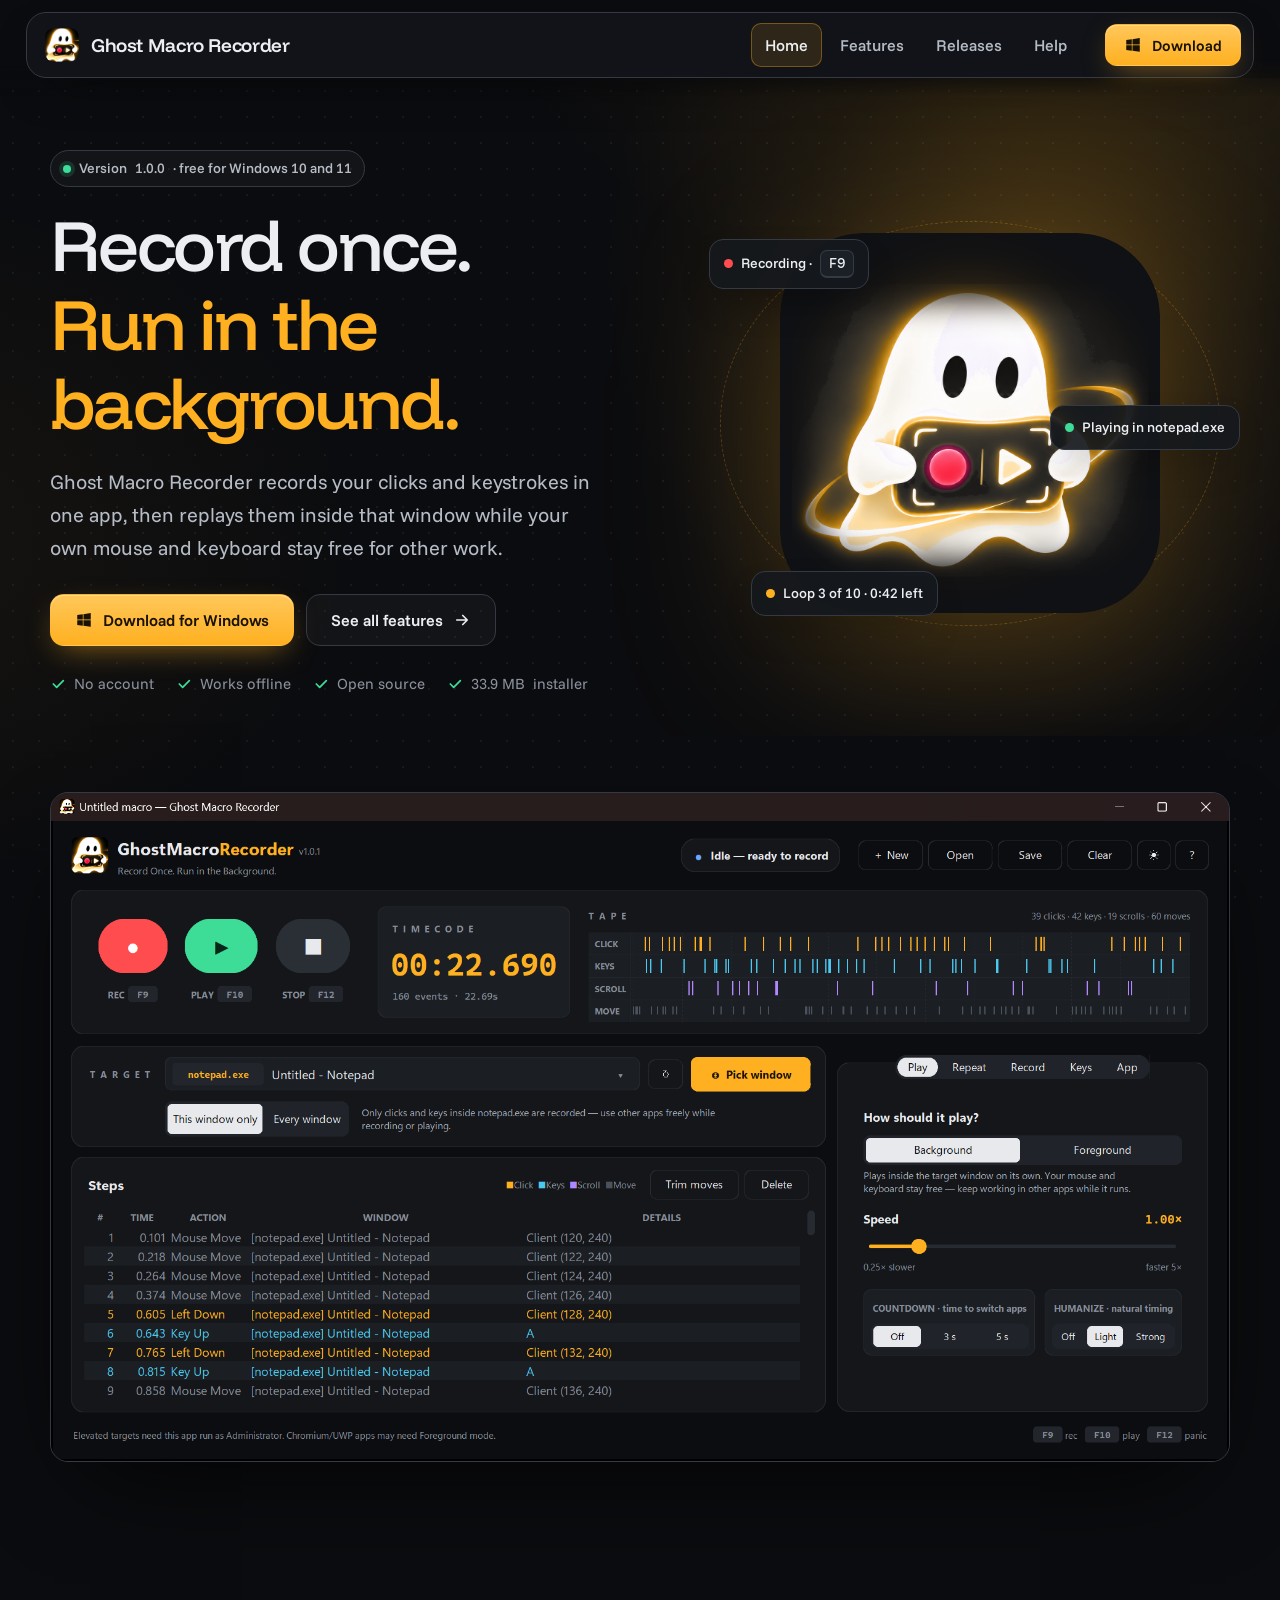
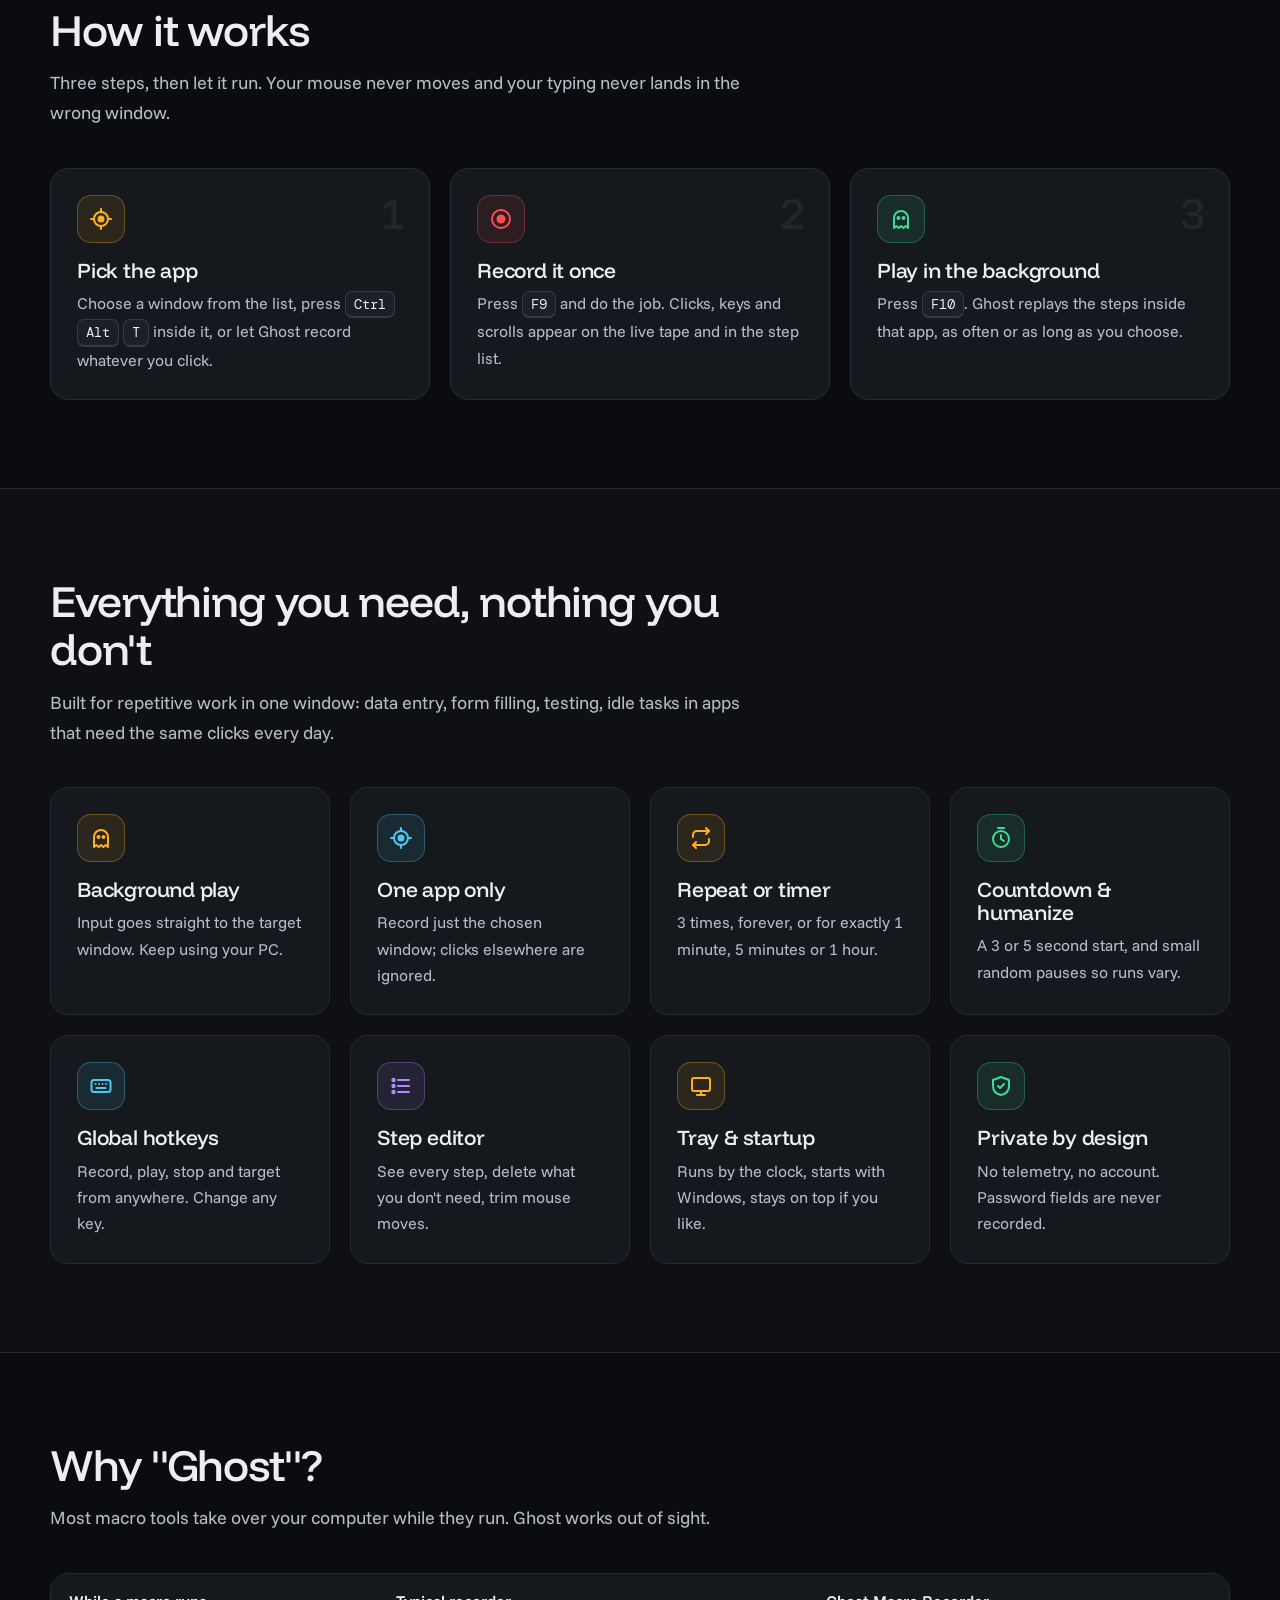
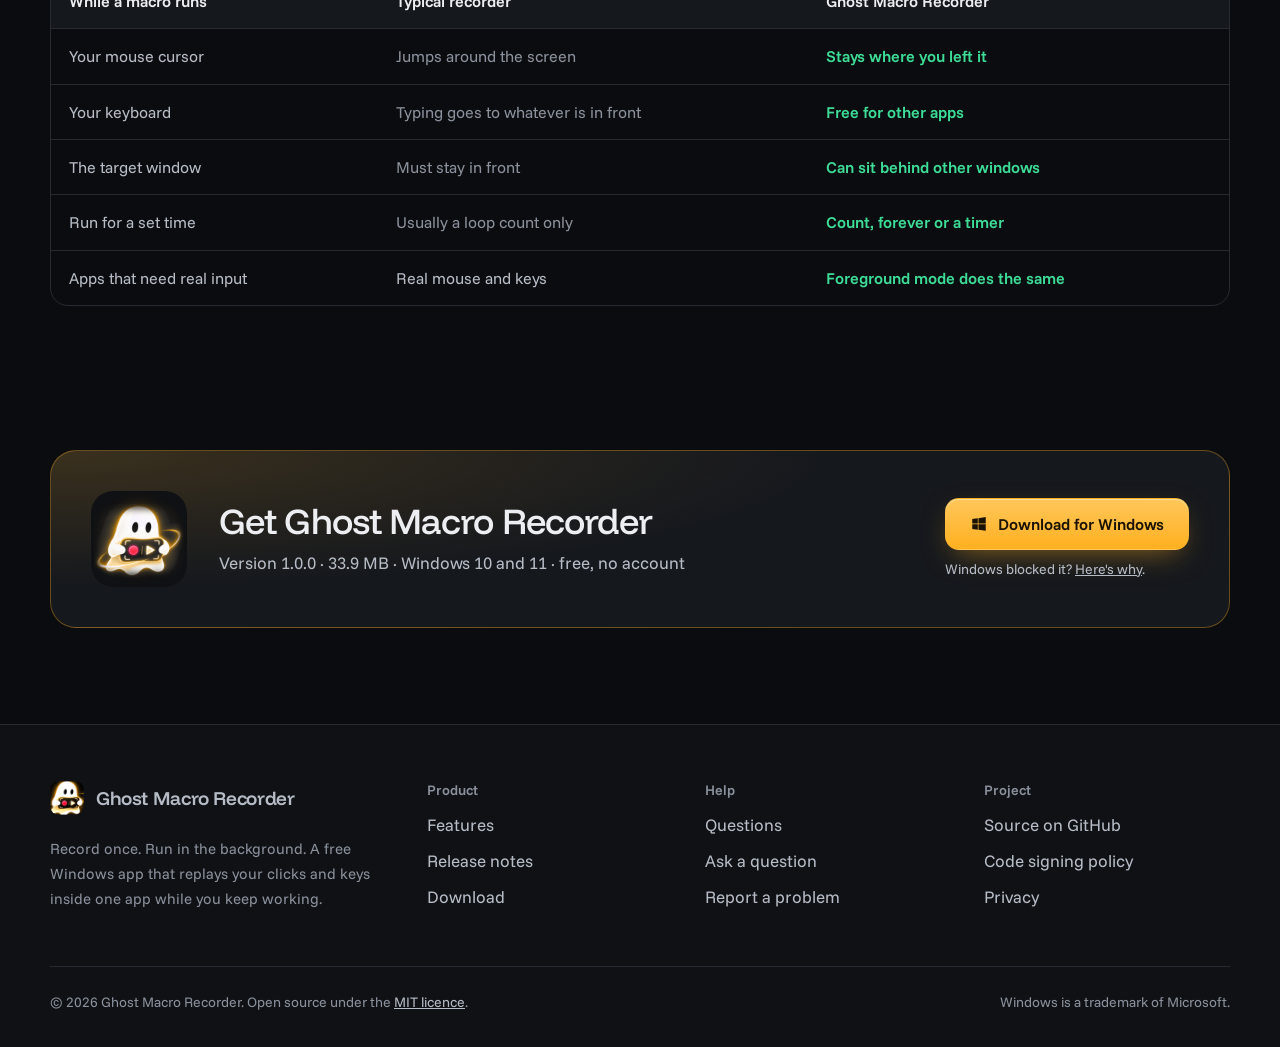
<file: site/index.html>
<!doctype html>
<html lang="en">
<head>
<meta charset="utf-8">
<meta name="viewport" content="width=device-width, initial-scale=1, viewport-fit=cover">
<title>Ghost Macro Recorder: record once, run in the background</title>
<meta name="description" content="Free Windows macro recorder that replays clicks and keystrokes inside one app in the background while you keep working.">
<meta property="og:type" content="website">
<meta property="og:title" content="Ghost Macro Recorder: record once, run in the background">
<meta property="og:description" content="Free Windows macro recorder that replays clicks and keystrokes inside one app in the background while you keep working.">
<meta property="og:image" content="share.jpg">
<meta name="twitter:card" content="summary_large_image">
<link rel="icon" href="favicon.ico" sizes="any">
<link rel="icon" href="img/logo.png" type="image/png">
<link rel="apple-touch-icon" href="img/icon-512.png">
<meta name="theme-color" content="#0b0c0f">
<link rel="preconnect" href="https://fonts.googleapis.com">
<link rel="preconnect" href="https://fonts.gstatic.com" crossorigin>
<link href="https://fonts.googleapis.com/css2?family=Funnel+Display:wght@400..700&family=Funnel+Sans:wght@400..700&family=DM+Mono:wght@400;500&display=swap" rel="stylesheet">
<link rel="stylesheet" href="style.css">
</head>
<body>
<a class="skip" href="#main">Skip to content</a>
<header class="site-header">
  <div class="wrap">
    <a class="brand" href="index.html"><img src="img/logo.png" alt="" width="34" height="34">Ghost Macro Recorder</a>
    <nav class="menu" id="menu" aria-label="Main">
      <a href="index.html" aria-current="page">Home</a>
      <a href="features.html">Features</a>
      <a href="releases.html">Releases</a>
      <a href="help.html">Help</a>
      <a class="btn btn--primary btn--sm" href="https://github.com/mohnishkrishna-saikumar-mk9/GhostMacroRecorder/releases/latest/download/GhostMacroRecorder-Setup.exe"><svg viewBox="0 0 24 24" fill="currentColor" aria-hidden="true"><path d="M3 5.3 10.4 4.3v7.1H3zM11.3 4.2 21 2.8v8.6h-9.7zM3 12.4h7.4v7.2L3 18.6zM11.3 12.4H21V21l-9.7-1.4z"/></svg>Download</a>
    </nav>
    <a class="btn btn--primary btn--sm" href="https://github.com/mohnishkrishna-saikumar-mk9/GhostMacroRecorder/releases/latest/download/GhostMacroRecorder-Setup.exe"><svg viewBox="0 0 24 24" fill="currentColor" aria-hidden="true"><path d="M3 5.3 10.4 4.3v7.1H3zM11.3 4.2 21 2.8v8.6h-9.7zM3 12.4h7.4v7.2L3 18.6zM11.3 12.4H21V21l-9.7-1.4z"/></svg>Download</a>
    <button class="menu-toggle" type="button" aria-expanded="false" aria-controls="menu" aria-label="Menu"><svg width="20" height="20" viewBox="0 0 24 24" fill="none" stroke="currentColor" stroke-width="2" stroke-linecap="round" aria-hidden="true"><path d="M4 7h16M4 17h16"/></svg></button>
  </div>
</header>
<main id="main">
<section class="hero">
  <div class="wrap hero__grid">
    <div>
      <span class="eyebrow"><span class="dot" aria-hidden="true"></span>Version <span data-rel="version">1.0.0</span> · free for Windows 10 and 11</span>
      <h1>Record once.<span class="accent">Run in the background.</span></h1>
      <p class="hero__lead">Ghost Macro Recorder records your clicks and keystrokes in one app, then replays them inside that window while your own mouse and keyboard stay free for other work.</p>
      <div class="btn-row">
        <a class="btn btn--primary" href="https://github.com/mohnishkrishna-saikumar-mk9/GhostMacroRecorder/releases/latest/download/GhostMacroRecorder-Setup.exe"><svg viewBox="0 0 24 24" fill="currentColor" aria-hidden="true"><path d="M3 5.3 10.4 4.3v7.1H3zM11.3 4.2 21 2.8v8.6h-9.7zM3 12.4h7.4v7.2L3 18.6zM11.3 12.4H21V21l-9.7-1.4z"/></svg>Download for Windows</a>
        <a class="btn btn--ghost" href="features.html">See all features<svg viewBox="0 0 24 24" fill="none" stroke="currentColor" stroke-width="2.2" stroke-linecap="round" stroke-linejoin="round" aria-hidden="true"><path d="M5 12h14M13 6l6 6-6 6"/></svg></a>
      </div>
      <div class="hero__facts">
        <span><svg viewBox="0 0 24 24" fill="none" stroke="currentColor" stroke-width="2.6" stroke-linecap="round" stroke-linejoin="round" aria-hidden="true"><path d="M5 12l5 5L20 7"/></svg>No account</span><span><svg viewBox="0 0 24 24" fill="none" stroke="currentColor" stroke-width="2.6" stroke-linecap="round" stroke-linejoin="round" aria-hidden="true"><path d="M5 12l5 5L20 7"/></svg>Works offline</span><span><svg viewBox="0 0 24 24" fill="none" stroke="currentColor" stroke-width="2.6" stroke-linecap="round" stroke-linejoin="round" aria-hidden="true"><path d="M5 12l5 5L20 7"/></svg>Open source</span><span><svg viewBox="0 0 24 24" fill="none" stroke="currentColor" stroke-width="2.6" stroke-linecap="round" stroke-linejoin="round" aria-hidden="true"><path d="M5 12l5 5L20 7"/></svg><span data-rel="size">33.9 MB</span> installer</span>
      </div>
    </div>
    <div class="hero__art" aria-hidden="true">
      <div class="orbit"></div>
      <img class="hero__icon" src="img/icon-1024.png" alt="" width="380" height="380">
      <span class="chip chip--1"><i style="background:var(--red)"></i>Recording · <kbd>F9</kbd></span>
      <span class="chip chip--2"><i style="background:var(--green)"></i>Playing in notepad.exe</span>
      <span class="chip chip--3"><i style="background:var(--amber)"></i>Loop 3 of 10 · 0:42 left</span>
    </div>
  </div>
</section>

<section class="section--tight">
  <div class="wrap shot-center">
    <div class="window" style="max-width:1276px"><img src="img/overview.png" alt="The Ghost Macro Recorder window: record, play and stop buttons, a timecode, the live tape of clicks and keys, the target app, the step list and the settings" width="1274" height="722" fetchpriority="high" decoding="async"></div>
  </div>
</section>

<section class="section">
  <div class="wrap">
    <div class="section-head">
      <h2>How it works</h2>
      <p>Three steps, then let it run. Your mouse never moves and your typing never lands in the wrong window.</p>
    </div>
    <div class="grid grid--3">
      <article class="card"><span class="step-num">1</span><span class="icon"><svg viewBox="0 0 24 24" fill="none" stroke="currentColor" stroke-width="2" stroke-linecap="round" aria-hidden="true"><circle cx="12" cy="12" r="7"/><circle cx="12" cy="12" r="2.5" fill="currentColor"/><path d="M12 2v3M12 19v3M2 12h3M19 12h3"/></svg></span>
        <h3>Pick the app</h3><p>Choose a window from the list, press <kbd>Ctrl</kbd> <kbd>Alt</kbd> <kbd>T</kbd> inside it, or let Ghost record whatever you click.</p></article>
      <article class="card"><span class="step-num">2</span><span class="icon icon--red"><svg viewBox="0 0 24 24" fill="none" stroke="currentColor" stroke-width="2" aria-hidden="true"><circle cx="12" cy="12" r="9"/><circle cx="12" cy="12" r="4.5" fill="currentColor" stroke="none"/></svg></span>
        <h3>Record it once</h3><p>Press <kbd>F9</kbd> and do the job. Clicks, keys and scrolls appear on the live tape and in the step list.</p></article>
      <article class="card"><span class="step-num">3</span><span class="icon icon--green"><svg viewBox="0 0 24 24" fill="none" stroke="currentColor" stroke-width="2" stroke-linejoin="round" aria-hidden="true"><path d="M5 21V11a7 7 0 0 1 14 0v10l-2.3-2-2.4 2-2.3-2-2.3 2-2.4-2z"/><circle cx="9.5" cy="11" r="1" fill="currentColor"/><circle cx="14.5" cy="11" r="1" fill="currentColor"/></svg></span>
        <h3>Play in the background</h3><p>Press <kbd>F10</kbd>. Ghost replays the steps inside that app, as often or as long as you choose.</p></article>
    </div>
  </div>
</section>

<section class="section section--alt">
  <div class="wrap">
    <div class="section-head">
      <h2>Everything you need, nothing you don't</h2>
      <p>Built for repetitive work in one window: data entry, form filling, testing, idle tasks in apps that need the same clicks every day.</p>
    </div>
    <div class="grid grid--4">
      <article class="card"><span class="icon"><svg viewBox="0 0 24 24" fill="none" stroke="currentColor" stroke-width="2" stroke-linejoin="round" aria-hidden="true"><path d="M5 21V11a7 7 0 0 1 14 0v10l-2.3-2-2.4 2-2.3-2-2.3 2-2.4-2z"/><circle cx="9.5" cy="11" r="1" fill="currentColor"/><circle cx="14.5" cy="11" r="1" fill="currentColor"/></svg></span><h3>Background play</h3><p>Input goes straight to the target window. Keep using your PC.</p></article>
      <article class="card"><span class="icon icon--cyan"><svg viewBox="0 0 24 24" fill="none" stroke="currentColor" stroke-width="2" stroke-linecap="round" aria-hidden="true"><circle cx="12" cy="12" r="7"/><circle cx="12" cy="12" r="2.5" fill="currentColor"/><path d="M12 2v3M12 19v3M2 12h3M19 12h3"/></svg></span><h3>One app only</h3><p>Record just the chosen window; clicks elsewhere are ignored.</p></article>
      <article class="card"><span class="icon"><svg viewBox="0 0 24 24" fill="none" stroke="currentColor" stroke-width="2" stroke-linecap="round" stroke-linejoin="round" aria-hidden="true"><path d="M17 2l3 3-3 3"/><path d="M4 11V9a4 4 0 0 1 4-4h12"/><path d="M7 22l-3-3 3-3"/><path d="M20 13v2a4 4 0 0 1-4 4H4"/></svg></span><h3>Repeat or timer</h3><p>3 times, forever, or for exactly 1 minute, 5 minutes or 1 hour.</p></article>
      <article class="card"><span class="icon icon--green"><svg viewBox="0 0 24 24" fill="none" stroke="currentColor" stroke-width="2" stroke-linecap="round" aria-hidden="true"><circle cx="12" cy="13" r="8"/><path d="M12 9v4l3 2M9 2h6"/></svg></span><h3>Countdown & humanize</h3><p>A 3 or 5 second start, and small random pauses so runs vary.</p></article>
      <article class="card"><span class="icon icon--cyan"><svg viewBox="0 0 24 24" fill="none" stroke="currentColor" stroke-width="2" stroke-linecap="round" aria-hidden="true"><rect x="2.5" y="6" width="19" height="12" rx="2.5"/><path d="M6.5 10h.01M10 10h.01M13.5 10h.01M17 10h.01M7.5 14h9"/></svg></span><h3>Global hotkeys</h3><p>Record, play, stop and target from anywhere. Change any key.</p></article>
      <article class="card"><span class="icon icon--violet"><svg viewBox="0 0 24 24" fill="none" stroke="currentColor" stroke-width="2" stroke-linecap="round" aria-hidden="true"><path d="M9 6h11M9 12h11M9 18h11"/><circle cx="4.5" cy="6" r="1.2" fill="currentColor"/><circle cx="4.5" cy="12" r="1.2" fill="currentColor"/><circle cx="4.5" cy="18" r="1.2" fill="currentColor"/></svg></span><h3>Step editor</h3><p>See every step, delete what you don't need, trim mouse moves.</p></article>
      <article class="card"><span class="icon"><svg viewBox="0 0 24 24" fill="none" stroke="currentColor" stroke-width="2" stroke-linecap="round" stroke-linejoin="round" aria-hidden="true"><rect x="3" y="4" width="18" height="13" rx="2"/><path d="M8 21h8M12 17v4"/></svg></span><h3>Tray & startup</h3><p>Runs by the clock, starts with Windows, stays on top if you like.</p></article>
      <article class="card"><span class="icon icon--green"><svg viewBox="0 0 24 24" fill="none" stroke="currentColor" stroke-width="2" stroke-linejoin="round" aria-hidden="true"><path d="M12 3l8 3v6c0 5-3.5 8-8 9-4.5-1-8-4-8-9V6z"/><path d="M9 12l2 2 4-4" stroke-linecap="round"/></svg></span><h3>Private by design</h3><p>No telemetry, no account. Password fields are never recorded.</p></article>
    </div>
  </div>
</section>

<section class="section">
  <div class="wrap">
    <div class="section-head">
      <h2>Why "Ghost"?</h2>
      <p>Most macro tools take over your computer while they run. Ghost works out of sight.</p>
    </div>
    <div class="table-wrap">
      <table>
        <thead><tr><th>While a macro runs</th><th>Typical recorder</th><th>Ghost Macro Recorder</th></tr></thead>
        <tbody>
          <tr><td>Your mouse cursor</td><td class="no">Jumps around the screen</td><td class="yes">Stays where you left it</td></tr>
          <tr><td>Your keyboard</td><td class="no">Typing goes to whatever is in front</td><td class="yes">Free for other apps</td></tr>
          <tr><td>The target window</td><td class="no">Must stay in front</td><td class="yes">Can sit behind other windows</td></tr>
          <tr><td>Run for a set time</td><td class="no">Usually a loop count only</td><td class="yes">Count, forever or a timer</td></tr>
          <tr><td>Apps that need real input</td><td>Real mouse and keys</td><td class="yes">Foreground mode does the same</td></tr>
        </tbody>
      </table>
    </div>
  </div>
</section>

<section class="section--tight">
  <div class="wrap">
    <div class="cta">
      <img src="img/icon-512.png" alt="" width="96" height="96">
      <div>
        <h2>Get Ghost Macro Recorder</h2>
        <p>Version <span data-rel="version">1.0.0</span> · <span data-rel="size">33.9 MB</span> · Windows 10 and 11 · free, no account</p>
      </div>
      <div><a class="btn btn--primary" href="https://github.com/mohnishkrishna-saikumar-mk9/GhostMacroRecorder/releases/latest/download/GhostMacroRecorder-Setup.exe"><svg viewBox="0 0 24 24" fill="currentColor" aria-hidden="true"><path d="M3 5.3 10.4 4.3v7.1H3zM11.3 4.2 21 2.8v8.6h-9.7zM3 12.4h7.4v7.2L3 18.6zM11.3 12.4H21V21l-9.7-1.4z"/></svg>Download for Windows</a><p class="btn-note">Windows blocked it? <a href="help.html#smart-app-control">Here's why</a>.</p></div>
    </div>
  </div>
</section>
</main>
<footer class="site-footer">
  <div class="wrap">
    <div class="footer-grid">
      <div class="footer-about">
        <a class="brand" href="index.html"><img src="img/logo.png" alt="" width="34" height="34">Ghost Macro Recorder</a>
        <p>Record once. Run in the background. A free Windows app that replays your clicks and keys inside one app while you keep working.</p>
      </div>
      <div><h3>Product</h3><ul>
        <li><a href="features.html">Features</a></li>
        <li><a href="releases.html">Release notes</a></li>
        <li><a href="https://github.com/mohnishkrishna-saikumar-mk9/GhostMacroRecorder/releases/latest/download/GhostMacroRecorder-Setup.exe">Download</a></li></ul></div>
      <div><h3>Help</h3><ul>
        <li><a href="help.html">Questions</a></li>
        <li><a href="help.html#ask">Ask a question</a></li>
        <li><a href="https://github.com/mohnishkrishna-saikumar-mk9/GhostMacroRecorder/issues">Report a problem</a></li></ul></div>
      <div><h3>Project</h3><ul>
        <li><a href="https://github.com/mohnishkrishna-saikumar-mk9/GhostMacroRecorder">Source on GitHub</a></li>
        <li><a href="https://github.com/mohnishkrishna-saikumar-mk9/GhostMacroRecorder/blob/main/CODE_SIGNING_POLICY.md">Code signing policy</a></li>
        <li><a href="privacy.html">Privacy</a></li></ul></div>
    </div>
    <div class="footer-legal">
      <span>&copy; <span data-year>2026</span> Ghost Macro Recorder. Open source under the <a href="https://github.com/mohnishkrishna-saikumar-mk9/GhostMacroRecorder/blob/main/LICENSE">MIT licence</a>.</span>
      <span>Windows is a trademark of Microsoft.</span>
    </div>
  </div>
</footer>
<script src="site.js" defer></script>
</body>
</html>
</file>
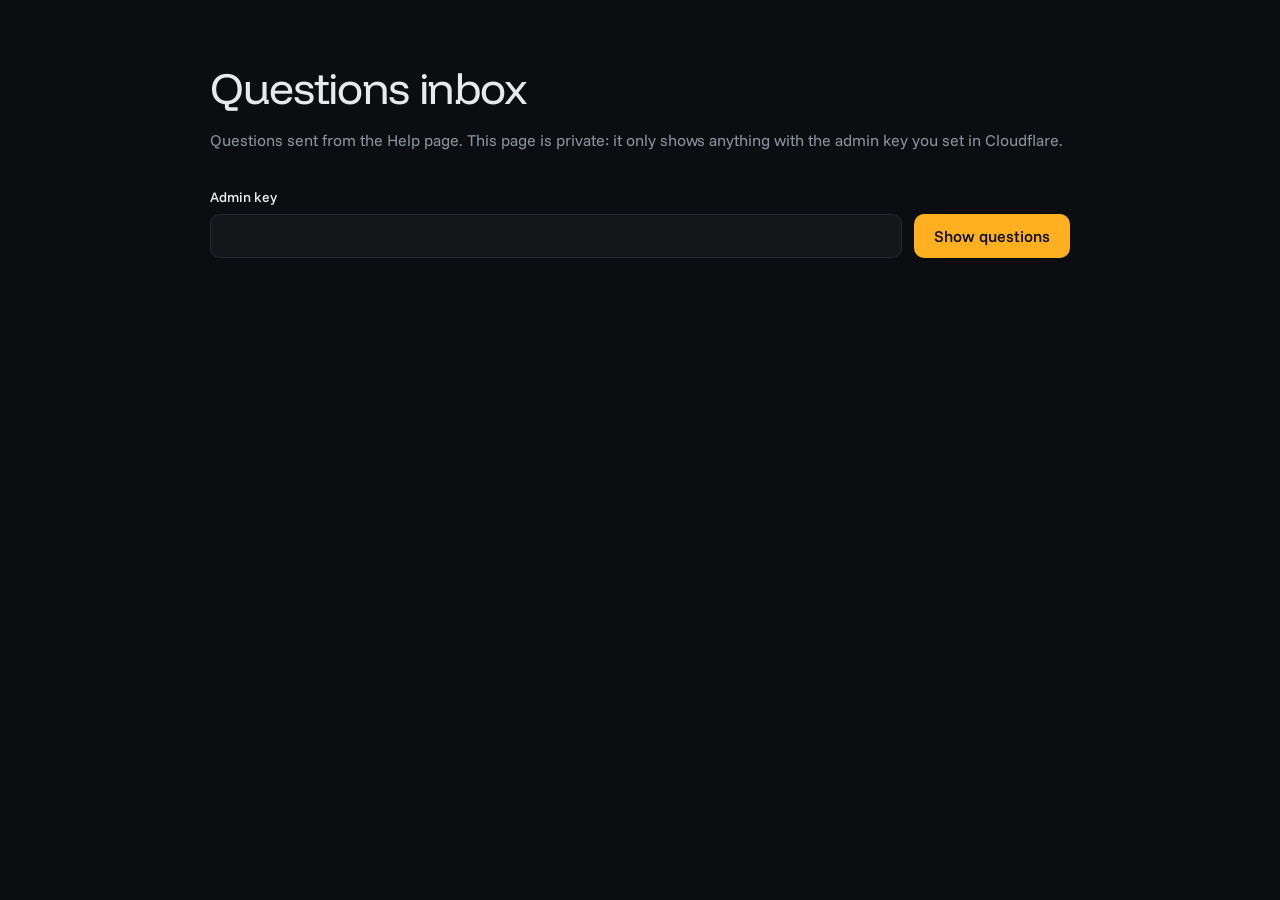
<file: site/admin.html>
<!doctype html>
<html lang="en">
<head>
<meta charset="utf-8">
<meta name="viewport" content="width=device-width, initial-scale=1, viewport-fit=cover">
<meta name="robots" content="noindex, nofollow">
<title>Questions inbox: Ghost Macro Recorder</title>
<link rel="icon" href="favicon.ico" sizes="any">
<meta name="theme-color" content="#0c0d10">
<link rel="preconnect" href="https://fonts.googleapis.com">
<link rel="preconnect" href="https://fonts.gstatic.com" crossorigin>
<link href="https://fonts.googleapis.com/css2?family=Funnel+Display:wght@400..700&family=Funnel+Sans:wght@400..600&display=swap" rel="stylesheet">
<style>
  :root { color-scheme: dark; --bg: #0c0d10; --panel: #14161a; --line: #262a31; --ink: #e7e9ec; --muted: #8a919c; --amber: #ffb020; }
  * { box-sizing: border-box; }
  html, body { margin: 0; }
  body { background: var(--bg); color: var(--ink); font: 16px/1.6 "Funnel Sans", system-ui, sans-serif; }
  main { width: min(100% - 48px, 860px); margin: 0 auto; padding: 64px 0 120px; }
  h1 { font: 400 clamp(32px, 4vw, 44px)/1.1 "Funnel Display", system-ui, sans-serif; letter-spacing: -0.03em; margin: 0 0 8px; }
  .muted { color: var(--muted); }
  form { display: flex; gap: 12px; align-items: end; flex-wrap: wrap; margin: 32px 0; }
  label { display: grid; gap: 6px; font-size: 14px; font-weight: 500; flex: 1 1 260px; }
  input { height: 44px; padding: 0 14px; border-radius: 10px; border: 1px solid var(--line); background: var(--panel); color: var(--ink); font: inherit; }
  button { height: 44px; padding: 0 20px; border-radius: 10px; border: 0; font: 500 16px "Funnel Sans", system-ui, sans-serif; cursor: pointer; background: var(--amber); color: #0c0d10; }
  button.ghost { background: transparent; color: var(--ink); border: 1px solid var(--line); height: 36px; padding: 0 14px; font-size: 14px; }
  button:focus-visible, input:focus-visible { outline: 2px solid var(--amber); outline-offset: 2px; }
  #status { min-height: 1.6em; }
  ol { list-style: none; margin: 0; padding: 0; display: grid; gap: 12px; }
  li { border: 1px solid var(--line); background: var(--panel); border-radius: 14px; padding: 18px 20px; }
  .meta { display: flex; gap: 12px; flex-wrap: wrap; justify-content: space-between; align-items: center; font-size: 14px; color: var(--muted); margin-bottom: 8px; }
  .title { font: 500 20px/1.3 "Funnel Display", system-ui, sans-serif; margin: 0 0 6px; }
  .q { white-space: pre-wrap; margin: 0; color: #b6bcc6; }
  a { color: var(--amber); }
</style>
</head>
<body>
<main>
  <h1>Questions inbox</h1>
  <p class="muted">Questions sent from the Help page. This page is private: it only shows anything with the admin key you set in Cloudflare.</p>

  <form id="login">
    <label for="key">Admin key<input id="key" type="password" autocomplete="current-password" required></label>
    <button type="submit">Show questions</button>
  </form>
  <p id="status" role="status" class="muted"></p>
  <ol id="list"></ol>
</main>
<script>
  const form = document.getElementById('login');
  const keyInput = document.getElementById('key');
  const list = document.getElementById('list');
  const status = document.getElementById('status');
  keyInput.value = sessionStorage.getItem('ghost-admin-key') || '';

  const api = (method, query = '') =>
    fetch('/api/questions' + query, { method, headers: { Authorization: 'Bearer ' + keyInput.value } });

  async function load() {
    status.textContent = 'Loading';
    list.replaceChildren();
    let res;
    try { res = await api('GET'); } catch { status.textContent = 'Could not reach the site. Is it live on Cloudflare?'; return; }
    const data = await res.json().catch(() => ({}));
    if (!res.ok) { status.textContent = data.error || `Error ${res.status}`; return; }
    sessionStorage.setItem('ghost-admin-key', keyInput.value);
    const items = data.items || [];
    status.textContent = items.length ? `${items.length} question${items.length === 1 ? '' : 's'}, newest first.` : 'No questions yet.';
    for (const item of items) {
      const li = document.createElement('li');
      const meta = document.createElement('div'); meta.className = 'meta';
      const when = document.createElement('span');
      when.textContent = new Date(item.at).toLocaleString();
      meta.append(when);
      if (item.email) {
        const mail = document.createElement('a');
        mail.href = 'mailto:' + item.email + '?subject=' + encodeURIComponent('Re: ' + (item.title || 'your question about Ghost Macro Recorder'));
        mail.textContent = item.email;
        meta.append(mail);
      }
      const del = document.createElement('button');
      del.className = 'ghost'; del.type = 'button'; del.textContent = 'Delete';
      del.addEventListener('click', async () => {
        if (!confirm('Delete this question? This cannot be undone.')) return;
        const r = await api('DELETE', '?id=' + encodeURIComponent(item.id));
        if (r.ok) li.remove(); else status.textContent = 'Could not delete it.';
      });
      meta.append(del);
      const h = document.createElement('h2'); h.className = 'title'; h.textContent = item.title || '(no title)';
      const q = document.createElement('p'); q.className = 'q'; q.textContent = item.question;
      li.append(meta, h, q);
      list.append(li);
    }
  }
  form.addEventListener('submit', (e) => { e.preventDefault(); load(); });
  if (keyInput.value) load();
</script>
</body>
</html>
</file>
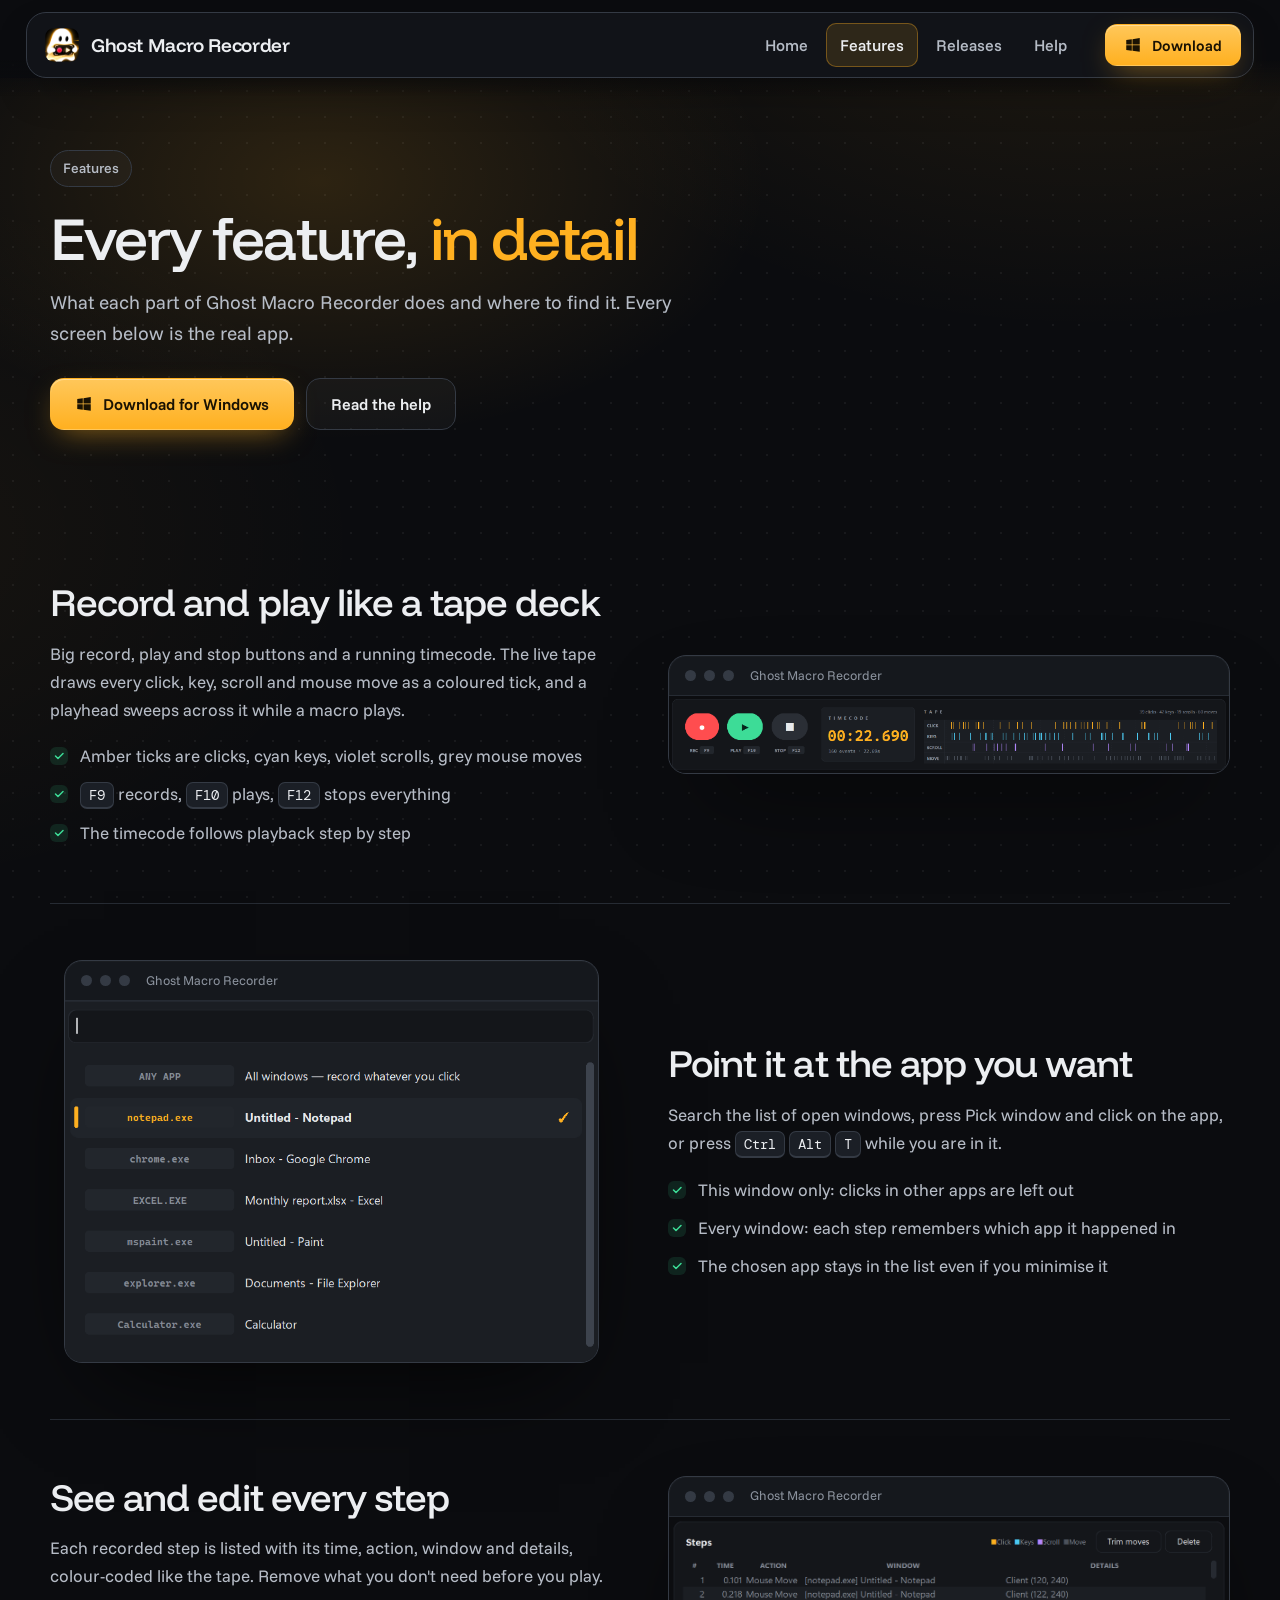
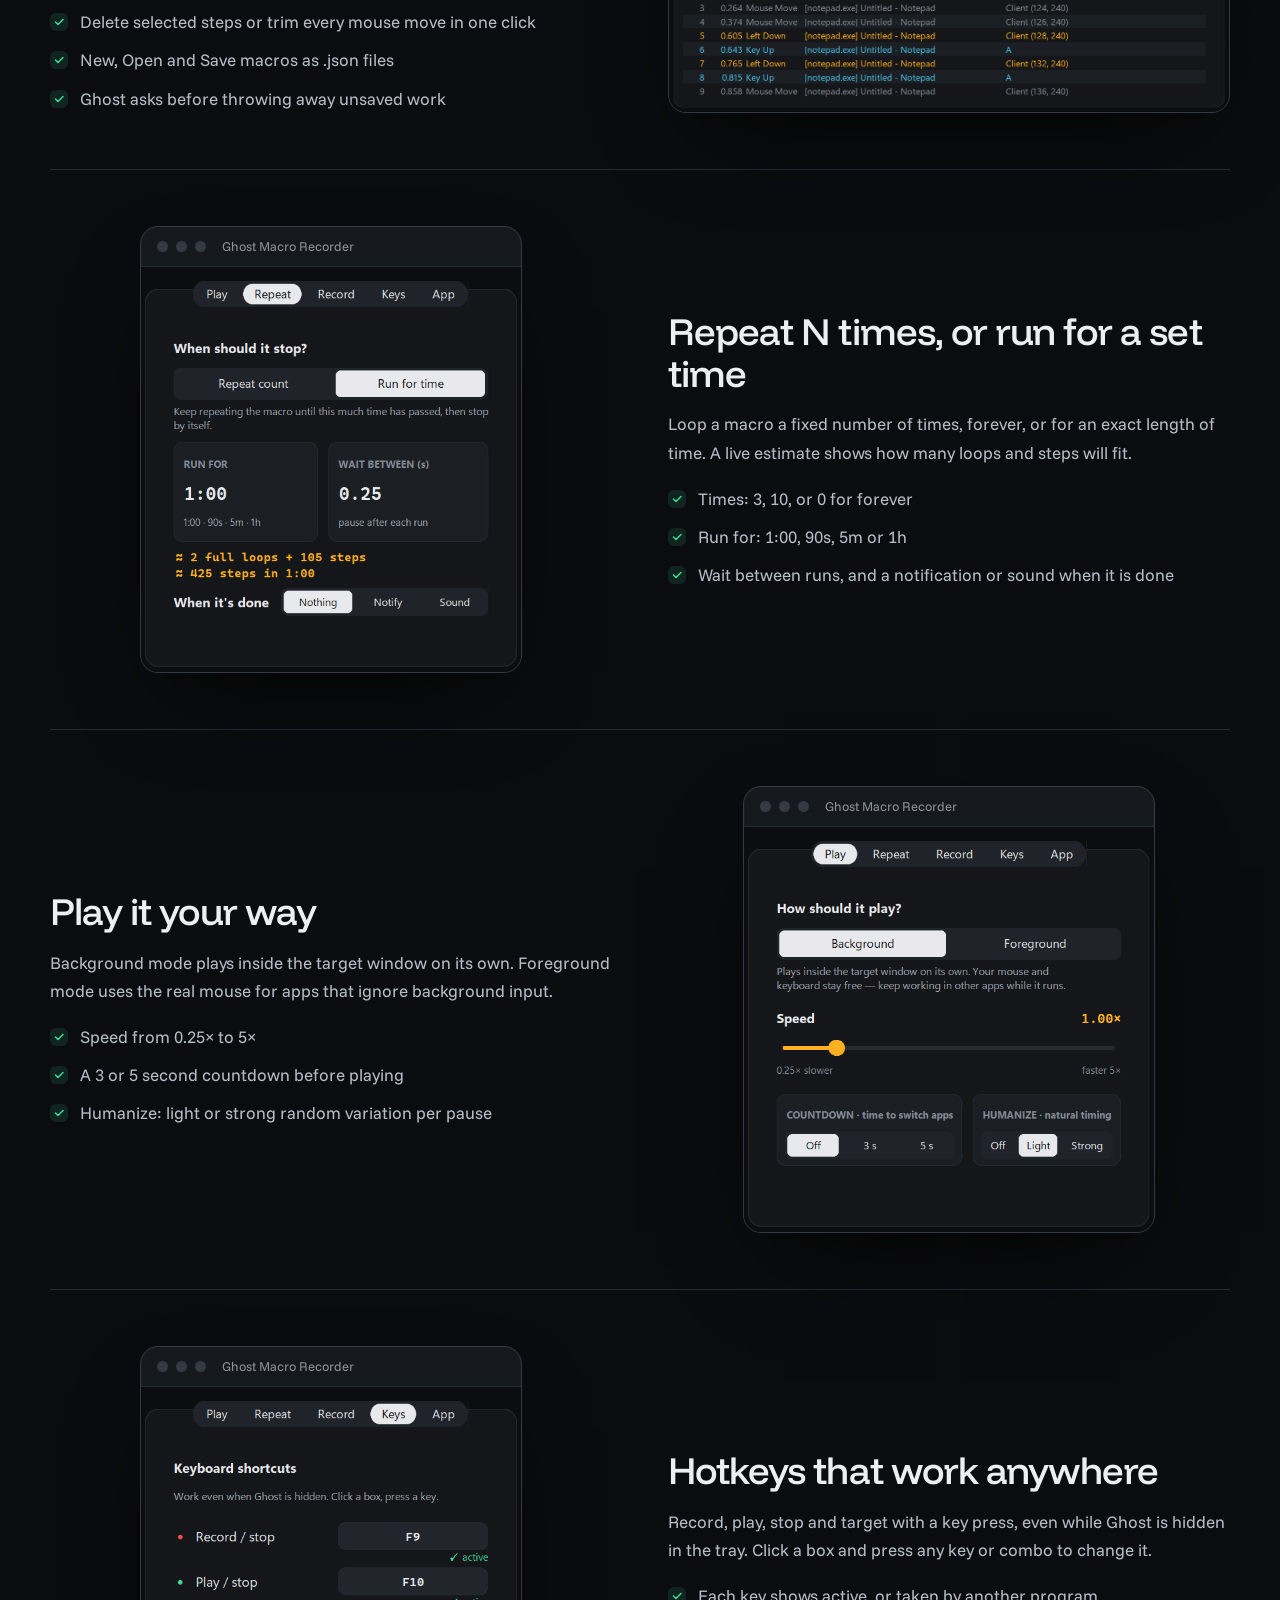
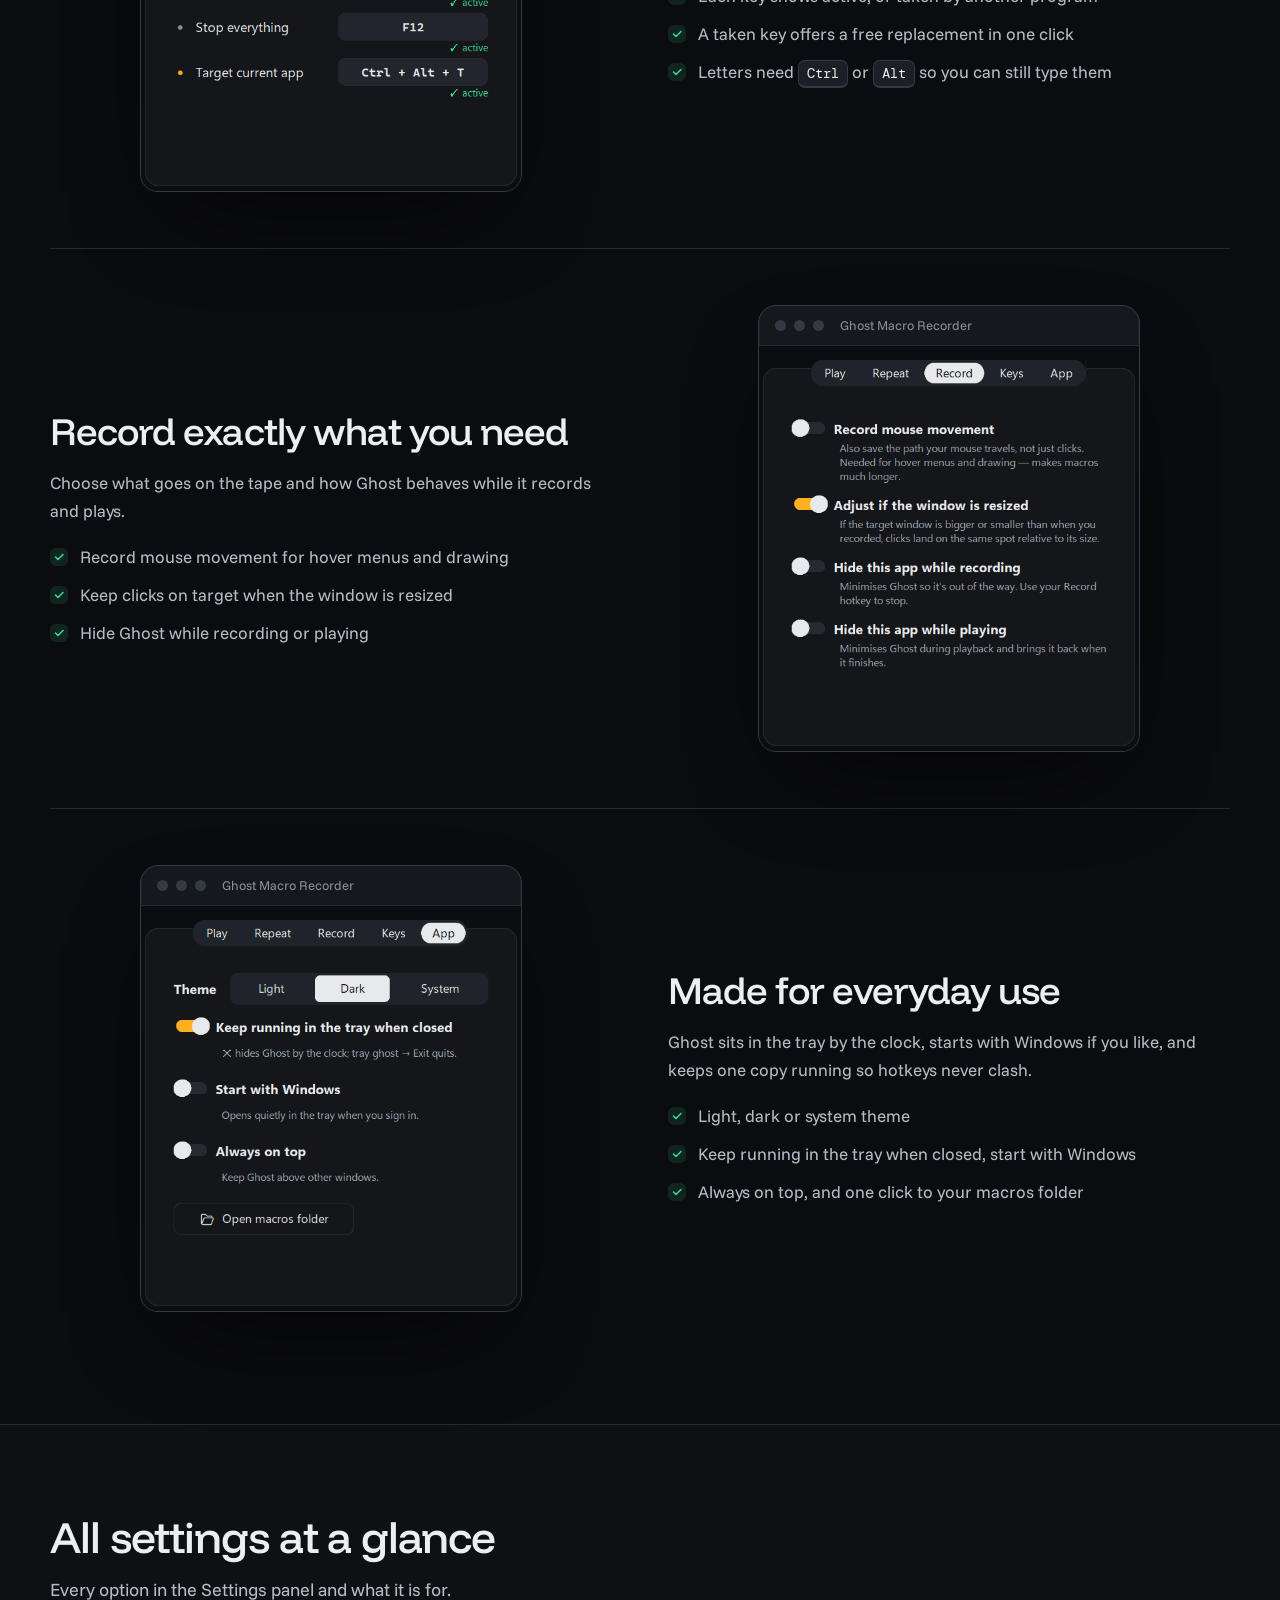
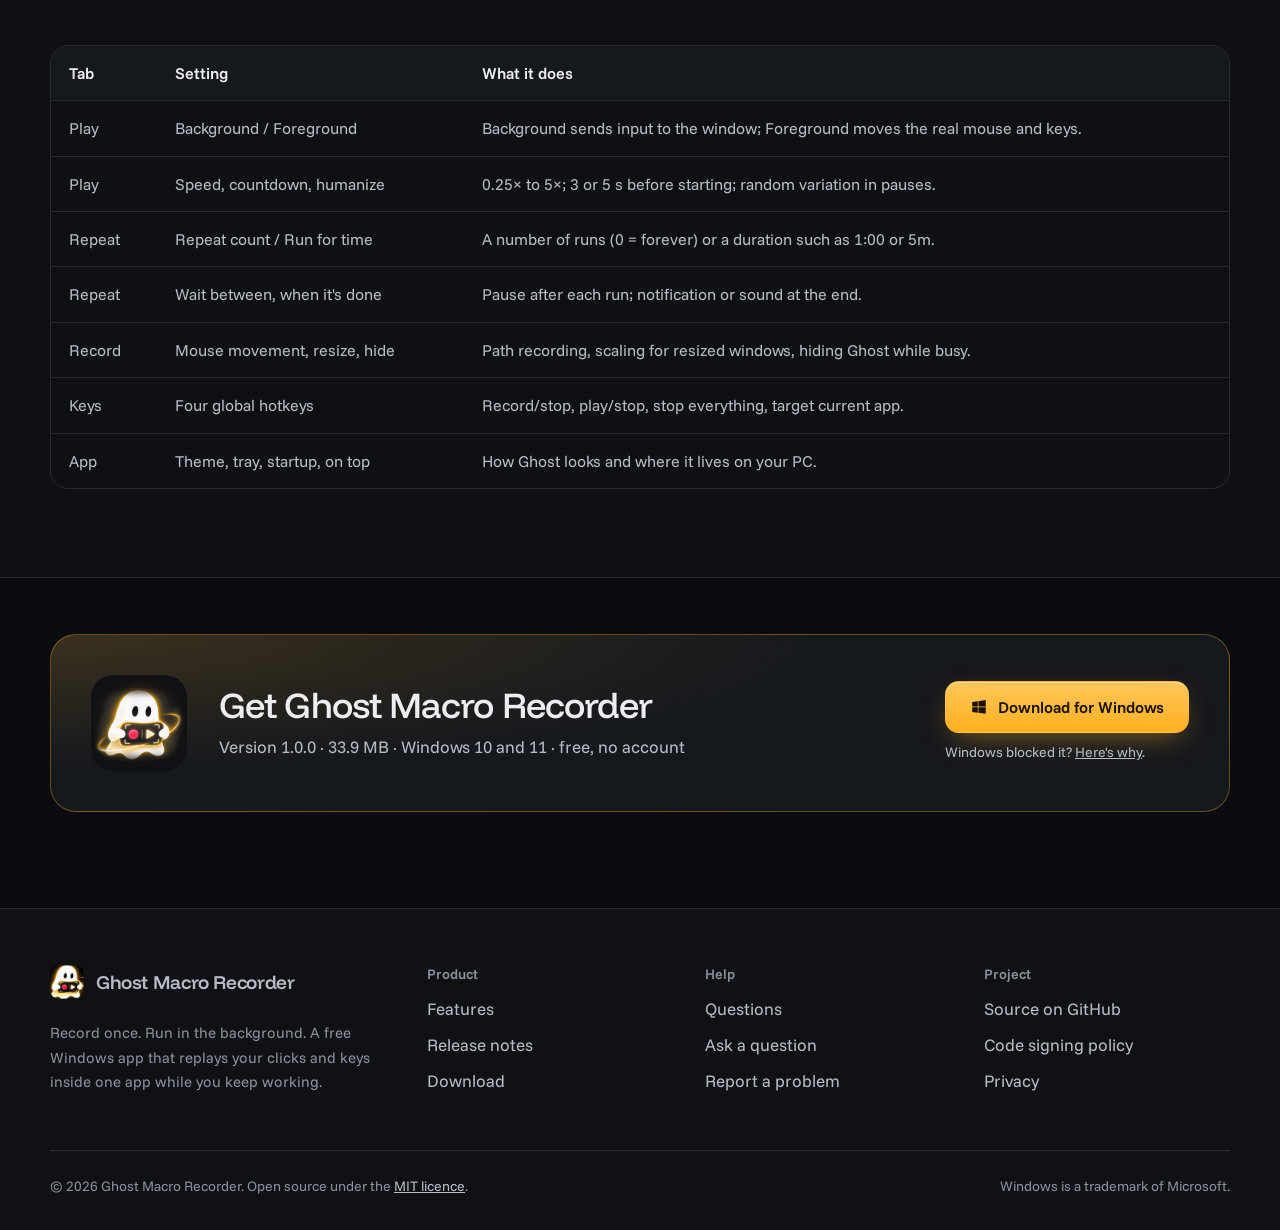
<file: site/features.html>
<!doctype html>
<html lang="en">
<head>
<meta charset="utf-8">
<meta name="viewport" content="width=device-width, initial-scale=1, viewport-fit=cover">
<title>Features: Ghost Macro Recorder for Windows</title>
<meta name="description" content="Every feature of Ghost Macro Recorder in detail: background playback, window targeting, repeat or timer, hotkeys, step editor and more.">
<meta property="og:type" content="website">
<meta property="og:title" content="Features: Ghost Macro Recorder for Windows">
<meta property="og:description" content="Every feature of Ghost Macro Recorder in detail: background playback, window targeting, repeat or timer, hotkeys, step editor and more.">
<meta property="og:image" content="share.jpg">
<meta name="twitter:card" content="summary_large_image">
<link rel="icon" href="favicon.ico" sizes="any">
<link rel="icon" href="img/logo.png" type="image/png">
<link rel="apple-touch-icon" href="img/icon-512.png">
<meta name="theme-color" content="#0b0c0f">
<link rel="preconnect" href="https://fonts.googleapis.com">
<link rel="preconnect" href="https://fonts.gstatic.com" crossorigin>
<link href="https://fonts.googleapis.com/css2?family=Funnel+Display:wght@400..700&family=Funnel+Sans:wght@400..700&family=DM+Mono:wght@400;500&display=swap" rel="stylesheet">
<link rel="stylesheet" href="style.css">
</head>
<body>
<a class="skip" href="#main">Skip to content</a>
<header class="site-header">
  <div class="wrap">
    <a class="brand" href="index.html"><img src="img/logo.png" alt="" width="34" height="34">Ghost Macro Recorder</a>
    <nav class="menu" id="menu" aria-label="Main">
      <a href="index.html">Home</a>
      <a href="features.html" aria-current="page">Features</a>
      <a href="releases.html">Releases</a>
      <a href="help.html">Help</a>
      <a class="btn btn--primary btn--sm" href="https://github.com/mohnishkrishna-saikumar-mk9/GhostMacroRecorder/releases/latest/download/GhostMacroRecorder-Setup.exe"><svg viewBox="0 0 24 24" fill="currentColor" aria-hidden="true"><path d="M3 5.3 10.4 4.3v7.1H3zM11.3 4.2 21 2.8v8.6h-9.7zM3 12.4h7.4v7.2L3 18.6zM11.3 12.4H21V21l-9.7-1.4z"/></svg>Download</a>
    </nav>
    <a class="btn btn--primary btn--sm" href="https://github.com/mohnishkrishna-saikumar-mk9/GhostMacroRecorder/releases/latest/download/GhostMacroRecorder-Setup.exe"><svg viewBox="0 0 24 24" fill="currentColor" aria-hidden="true"><path d="M3 5.3 10.4 4.3v7.1H3zM11.3 4.2 21 2.8v8.6h-9.7zM3 12.4h7.4v7.2L3 18.6zM11.3 12.4H21V21l-9.7-1.4z"/></svg>Download</a>
    <button class="menu-toggle" type="button" aria-expanded="false" aria-controls="menu" aria-label="Menu"><svg width="20" height="20" viewBox="0 0 24 24" fill="none" stroke="currentColor" stroke-width="2" stroke-linecap="round" aria-hidden="true"><path d="M4 7h16M4 17h16"/></svg></button>
  </div>
</header>
<main id="main">
<section class="page-head">
  <div class="wrap">
    <span class="eyebrow">Features</span>
    <h1>Every feature, <span class="accent">in detail</span></h1>
    <p>What each part of Ghost Macro Recorder does and where to find it. Every screen below is the real app.</p>
    <div class="btn-row" style="margin-top:28px"><a class="btn btn--primary" href="https://github.com/mohnishkrishna-saikumar-mk9/GhostMacroRecorder/releases/latest/download/GhostMacroRecorder-Setup.exe"><svg viewBox="0 0 24 24" fill="currentColor" aria-hidden="true"><path d="M3 5.3 10.4 4.3v7.1H3zM11.3 4.2 21 2.8v8.6h-9.7zM3 12.4h7.4v7.2L3 18.6zM11.3 12.4H21V21l-9.7-1.4z"/></svg>Download for Windows</a><a class="btn btn--ghost" href="help.html">Read the help</a></div>
  </div>
</section>

<section class="section--tight">
  <div class="wrap">
    <div class="feature">
      <div>
        <h2>Record and play like a tape deck</h2>
        <p>Big record, play and stop buttons and a running timecode. The live tape draws every click, key, scroll and mouse move as a coloured tick, and a playhead sweeps across it while a macro plays.</p>
        <ul class="ticks"><li>Amber ticks are clicks, cyan keys, violet scrolls, grey mouse moves</li><li><kbd>F9</kbd> records, <kbd>F10</kbd> plays, <kbd>F12</kbd> stops everything</li><li>The timecode follows playback step by step</li></ul>
      </div>
      <div class="feature__media"><div class="window" style="max-width:1245px"><div class="window__bar"><i></i><i></i><i></i><span>Ghost Macro Recorder</span></div><img src="img/deck.png" alt="Record, play and stop buttons beside the timecode and the live tape" width="1243" height="170" loading="lazy" decoding="async"></div></div>
    </div>
    <div class="feature feature--flip">
      <div>
        <h2>Point it at the app you want</h2>
        <p>Search the list of open windows, press Pick window and click on the app, or press <kbd>Ctrl</kbd> <kbd>Alt</kbd> <kbd>T</kbd> while you are in it.</p>
        <ul class="ticks"><li>This window only: clicks in other apps are left out</li><li>Every window: each step remembers which app it happened in</li><li>The chosen app stays in the list even if you minimise it</li></ul>
      </div>
      <div class="feature__media"><div class="window" style="max-width:535px"><div class="window__bar"><i></i><i></i><i></i><span>Ghost Macro Recorder</span></div><img src="img/picker.png" alt="The window picker listing open apps with Notepad chosen" width="533" height="361" loading="lazy" decoding="async"></div></div>
    </div>
    <div class="feature">
      <div>
        <h2>See and edit every step</h2>
        <p>Each recorded step is listed with its time, action, window and details, colour-coded like the tape. Remove what you don't need before you play.</p>
        <ul class="ticks"><li>Delete selected steps or trim every mouse move in one click</li><li>New, Open and Save macros as .json files</li><li>Ghost asks before throwing away unsaved work</li></ul>
      </div>
      <div class="feature__media"><div class="window" style="max-width:831px"><div class="window__bar"><i></i><i></i><i></i><span>Ghost Macro Recorder</span></div><img src="img/steps.png" alt="The step list of a recorded macro, each step tagged with notepad.exe" width="829" height="290" loading="lazy" decoding="async"></div></div>
    </div>
    <div class="feature feature--flip">
      <div>
        <h2>Repeat N times, or run for a set time</h2>
        <p>Loop a macro a fixed number of times, forever, or for an exact length of time. A live estimate shows how many loops and steps will fit.</p>
        <ul class="ticks"><li>Times: 3, 10, or 0 for forever</li><li>Run for: 1:00, 90s, 5m or 1h</li><li>Wait between runs, and a notification or sound when it is done</li></ul>
      </div>
      <div class="feature__media"><div class="window" style="max-width:382px"><div class="window__bar"><i></i><i></i><i></i><span>Ghost Macro Recorder</span></div><img src="img/tab_repeat.png" alt="Repeat settings set to run for one minute, with the loop estimate" width="380" height="405" loading="lazy" decoding="async"></div></div>
    </div>
    <div class="feature">
      <div>
        <h2>Play it your way</h2>
        <p>Background mode plays inside the target window on its own. Foreground mode uses the real mouse for apps that ignore background input.</p>
        <ul class="ticks"><li>Speed from 0.25× to 5×</li><li>A 3 or 5 second countdown before playing</li><li>Humanize: light or strong random variation per pause</li></ul>
      </div>
      <div class="feature__media"><div class="window" style="max-width:412px"><div class="window__bar"><i></i><i></i><i></i><span>Ghost Macro Recorder</span></div><img src="img/tab_play.png" alt="Playback settings: engine, speed, countdown and humanize" width="410" height="405" loading="lazy" decoding="async"></div></div>
    </div>
    <div class="feature feature--flip">
      <div>
        <h2>Hotkeys that work anywhere</h2>
        <p>Record, play, stop and target with a key press, even while Ghost is hidden in the tray. Click a box and press any key or combo to change it.</p>
        <ul class="ticks"><li>Each key shows active, or taken by another program</li><li>A taken key offers a free replacement in one click</li><li>Letters need <kbd>Ctrl</kbd> or <kbd>Alt</kbd> so you can still type them</li></ul>
      </div>
      <div class="feature__media"><div class="window" style="max-width:382px"><div class="window__bar"><i></i><i></i><i></i><span>Ghost Macro Recorder</span></div><img src="img/tab_keys.png" alt="Hotkey settings with four active shortcuts" width="380" height="405" loading="lazy" decoding="async"></div></div>
    </div>
    <div class="feature">
      <div>
        <h2>Record exactly what you need</h2>
        <p>Choose what goes on the tape and how Ghost behaves while it records and plays.</p>
        <ul class="ticks"><li>Record mouse movement for hover menus and drawing</li><li>Keep clicks on target when the window is resized</li><li>Hide Ghost while recording or playing</li></ul>
      </div>
      <div class="feature__media"><div class="window" style="max-width:382px"><div class="window__bar"><i></i><i></i><i></i><span>Ghost Macro Recorder</span></div><img src="img/tab_record.png" alt="Record settings: mouse movement, resize scaling and hiding the app" width="380" height="405" loading="lazy" decoding="async"></div></div>
    </div>
    <div class="feature feature--flip">
      <div>
        <h2>Made for everyday use</h2>
        <p>Ghost sits in the tray by the clock, starts with Windows if you like, and keeps one copy running so hotkeys never clash.</p>
        <ul class="ticks"><li>Light, dark or system theme</li><li>Keep running in the tray when closed, start with Windows</li><li>Always on top, and one click to your macros folder</li></ul>
      </div>
      <div class="feature__media"><div class="window" style="max-width:382px"><div class="window__bar"><i></i><i></i><i></i><span>Ghost Macro Recorder</span></div><img src="img/tab_app.png" alt="App settings: theme, tray, start with Windows and always on top" width="380" height="405" loading="lazy" decoding="async"></div></div>
    </div>
  </div>
</section>

<section class="section section--alt">
  <div class="wrap">
    <div class="section-head"><h2>All settings at a glance</h2><p>Every option in the Settings panel and what it is for.</p></div>
    <div class="table-wrap"><table>
      <thead><tr><th>Tab</th><th>Setting</th><th>What it does</th></tr></thead>
      <tbody>
        <tr><td>Play</td><td>Background / Foreground</td><td>Background sends input to the window; Foreground moves the real mouse and keys.</td></tr>
        <tr><td>Play</td><td>Speed, countdown, humanize</td><td>0.25× to 5×; 3 or 5 s before starting; random variation in pauses.</td></tr>
        <tr><td>Repeat</td><td>Repeat count / Run for time</td><td>A number of runs (0 = forever) or a duration such as 1:00 or 5m.</td></tr>
        <tr><td>Repeat</td><td>Wait between, when it's done</td><td>Pause after each run; notification or sound at the end.</td></tr>
        <tr><td>Record</td><td>Mouse movement, resize, hide</td><td>Path recording, scaling for resized windows, hiding Ghost while busy.</td></tr>
        <tr><td>Keys</td><td>Four global hotkeys</td><td>Record/stop, play/stop, stop everything, target current app.</td></tr>
        <tr><td>App</td><td>Theme, tray, startup, on top</td><td>How Ghost looks and where it lives on your PC.</td></tr>
      </tbody>
    </table></div>
  </div>
</section>

<section class="section--tight">
  <div class="wrap">
    <div class="cta">
      <img src="img/icon-512.png" alt="" width="96" height="96">
      <div>
        <h2>Get Ghost Macro Recorder</h2>
        <p>Version <span data-rel="version">1.0.0</span> · <span data-rel="size">33.9 MB</span> · Windows 10 and 11 · free, no account</p>
      </div>
      <div><a class="btn btn--primary" href="https://github.com/mohnishkrishna-saikumar-mk9/GhostMacroRecorder/releases/latest/download/GhostMacroRecorder-Setup.exe"><svg viewBox="0 0 24 24" fill="currentColor" aria-hidden="true"><path d="M3 5.3 10.4 4.3v7.1H3zM11.3 4.2 21 2.8v8.6h-9.7zM3 12.4h7.4v7.2L3 18.6zM11.3 12.4H21V21l-9.7-1.4z"/></svg>Download for Windows</a><p class="btn-note">Windows blocked it? <a href="help.html#smart-app-control">Here's why</a>.</p></div>
    </div>
  </div>
</section>
</main>
<footer class="site-footer">
  <div class="wrap">
    <div class="footer-grid">
      <div class="footer-about">
        <a class="brand" href="index.html"><img src="img/logo.png" alt="" width="34" height="34">Ghost Macro Recorder</a>
        <p>Record once. Run in the background. A free Windows app that replays your clicks and keys inside one app while you keep working.</p>
      </div>
      <div><h3>Product</h3><ul>
        <li><a href="features.html">Features</a></li>
        <li><a href="releases.html">Release notes</a></li>
        <li><a href="https://github.com/mohnishkrishna-saikumar-mk9/GhostMacroRecorder/releases/latest/download/GhostMacroRecorder-Setup.exe">Download</a></li></ul></div>
      <div><h3>Help</h3><ul>
        <li><a href="help.html">Questions</a></li>
        <li><a href="help.html#ask">Ask a question</a></li>
        <li><a href="https://github.com/mohnishkrishna-saikumar-mk9/GhostMacroRecorder/issues">Report a problem</a></li></ul></div>
      <div><h3>Project</h3><ul>
        <li><a href="https://github.com/mohnishkrishna-saikumar-mk9/GhostMacroRecorder">Source on GitHub</a></li>
        <li><a href="https://github.com/mohnishkrishna-saikumar-mk9/GhostMacroRecorder/blob/main/CODE_SIGNING_POLICY.md">Code signing policy</a></li>
        <li><a href="privacy.html">Privacy</a></li></ul></div>
    </div>
    <div class="footer-legal">
      <span>&copy; <span data-year>2026</span> Ghost Macro Recorder. Open source under the <a href="https://github.com/mohnishkrishna-saikumar-mk9/GhostMacroRecorder/blob/main/LICENSE">MIT licence</a>.</span>
      <span>Windows is a trademark of Microsoft.</span>
    </div>
  </div>
</footer>
<script src="site.js" defer></script>
</body>
</html>
</file>
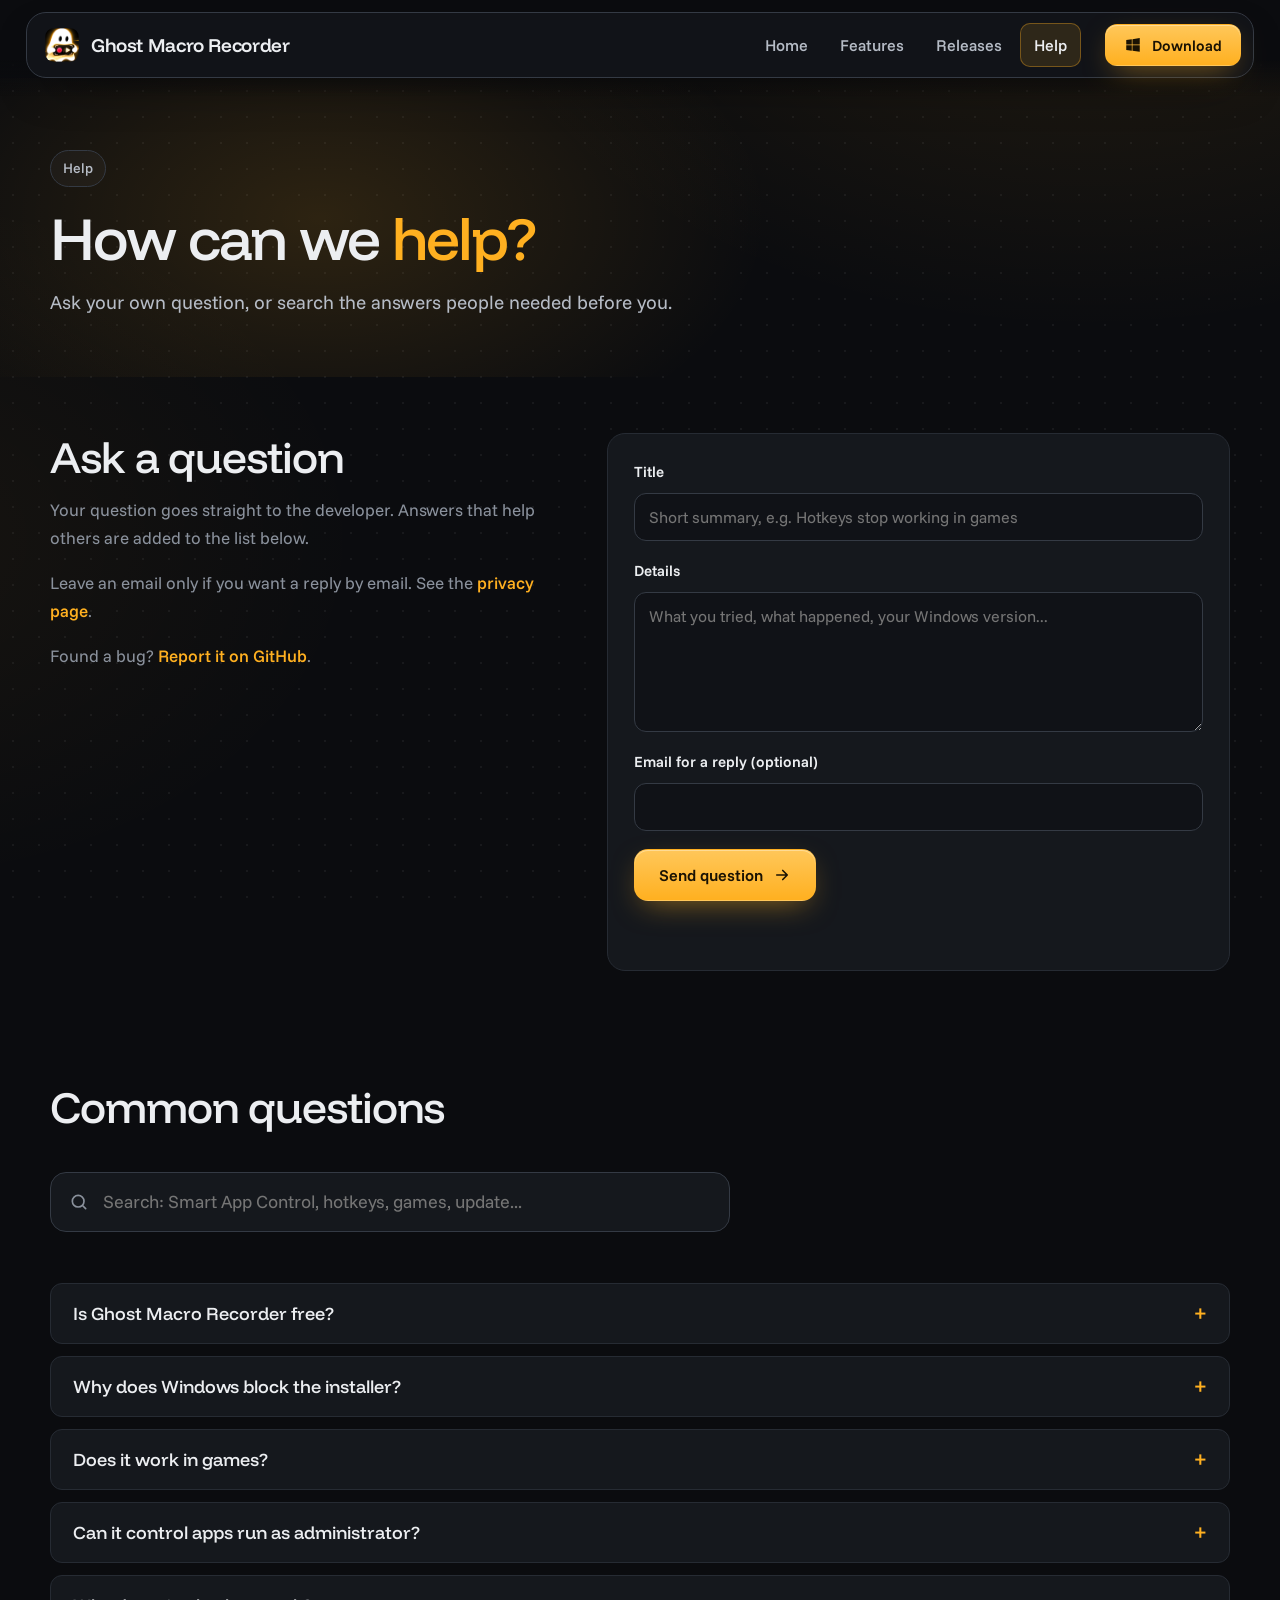
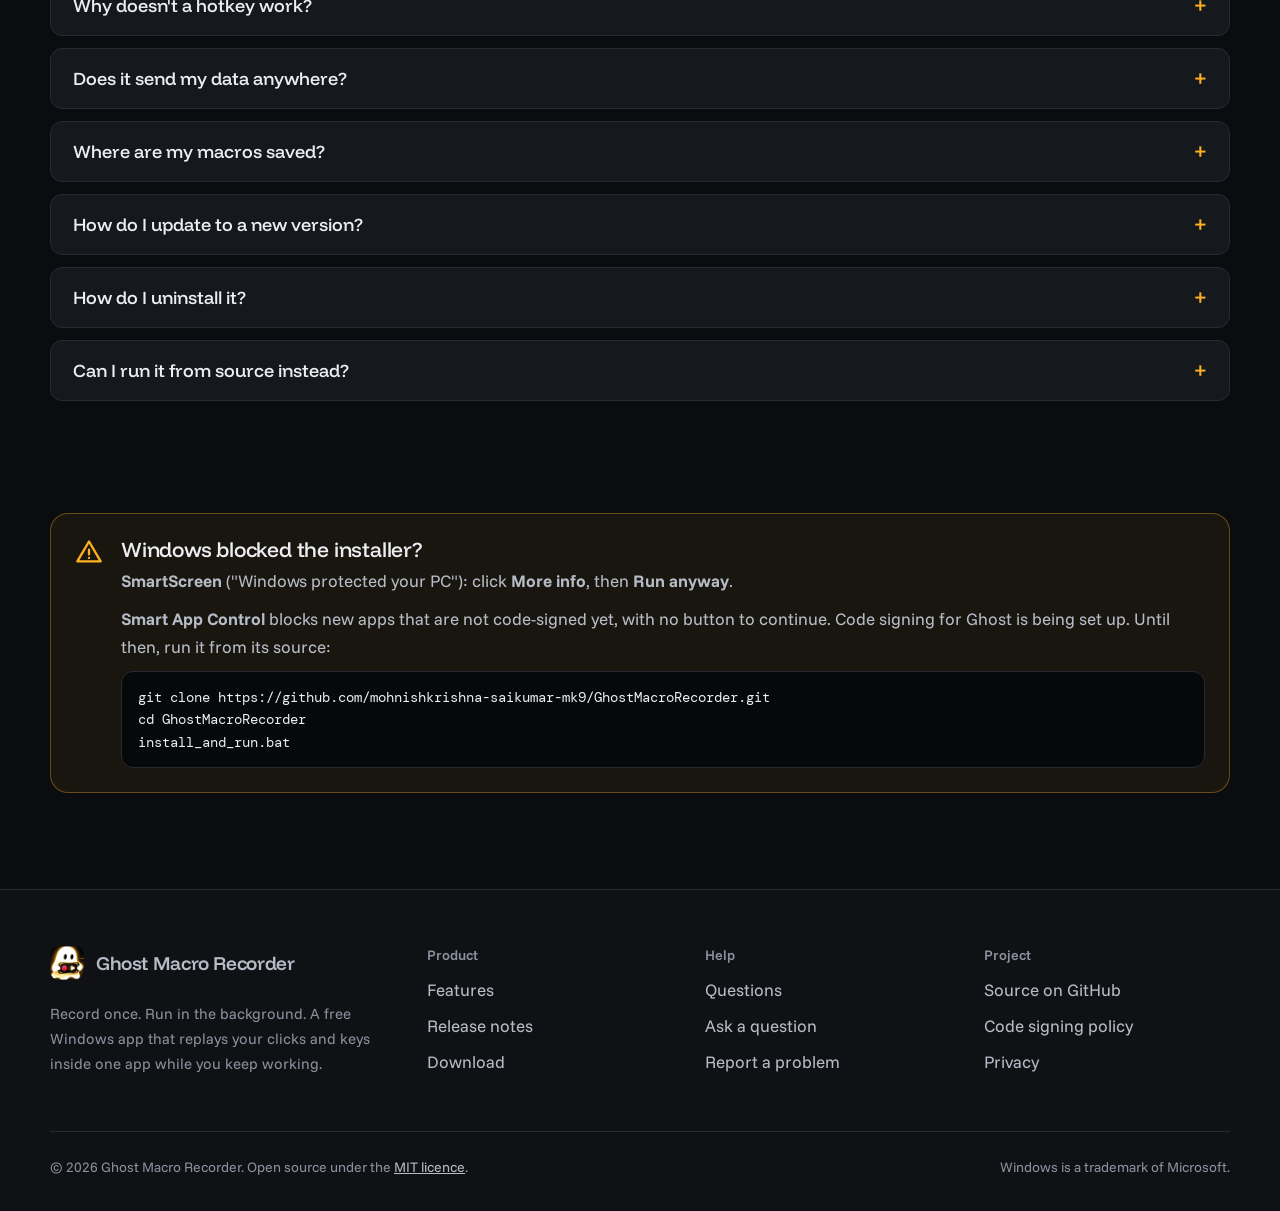
<file: site/help.html>
<!doctype html>
<html lang="en">
<head>
<meta charset="utf-8">
<meta name="viewport" content="width=device-width, initial-scale=1, viewport-fit=cover">
<title>Help: Ghost Macro Recorder for Windows</title>
<meta name="description" content="Answers about installing Ghost Macro Recorder, Smart App Control, games, admin apps, hotkeys and privacy, plus a box to ask your own question.">
<meta property="og:type" content="website">
<meta property="og:title" content="Help: Ghost Macro Recorder for Windows">
<meta property="og:description" content="Answers about installing Ghost Macro Recorder, Smart App Control, games, admin apps, hotkeys and privacy, plus a box to ask your own question.">
<meta property="og:image" content="share.jpg">
<meta name="twitter:card" content="summary_large_image">
<link rel="icon" href="favicon.ico" sizes="any">
<link rel="icon" href="img/logo.png" type="image/png">
<link rel="apple-touch-icon" href="img/icon-512.png">
<meta name="theme-color" content="#0b0c0f">
<link rel="preconnect" href="https://fonts.googleapis.com">
<link rel="preconnect" href="https://fonts.gstatic.com" crossorigin>
<link href="https://fonts.googleapis.com/css2?family=Funnel+Display:wght@400..700&family=Funnel+Sans:wght@400..700&family=DM+Mono:wght@400;500&display=swap" rel="stylesheet">
<link rel="stylesheet" href="style.css">
</head>
<body>
<a class="skip" href="#main">Skip to content</a>
<header class="site-header">
  <div class="wrap">
    <a class="brand" href="index.html"><img src="img/logo.png" alt="" width="34" height="34">Ghost Macro Recorder</a>
    <nav class="menu" id="menu" aria-label="Main">
      <a href="index.html">Home</a>
      <a href="features.html">Features</a>
      <a href="releases.html">Releases</a>
      <a href="help.html" aria-current="page">Help</a>
      <a class="btn btn--primary btn--sm" href="https://github.com/mohnishkrishna-saikumar-mk9/GhostMacroRecorder/releases/latest/download/GhostMacroRecorder-Setup.exe"><svg viewBox="0 0 24 24" fill="currentColor" aria-hidden="true"><path d="M3 5.3 10.4 4.3v7.1H3zM11.3 4.2 21 2.8v8.6h-9.7zM3 12.4h7.4v7.2L3 18.6zM11.3 12.4H21V21l-9.7-1.4z"/></svg>Download</a>
    </nav>
    <a class="btn btn--primary btn--sm" href="https://github.com/mohnishkrishna-saikumar-mk9/GhostMacroRecorder/releases/latest/download/GhostMacroRecorder-Setup.exe"><svg viewBox="0 0 24 24" fill="currentColor" aria-hidden="true"><path d="M3 5.3 10.4 4.3v7.1H3zM11.3 4.2 21 2.8v8.6h-9.7zM3 12.4h7.4v7.2L3 18.6zM11.3 12.4H21V21l-9.7-1.4z"/></svg>Download</a>
    <button class="menu-toggle" type="button" aria-expanded="false" aria-controls="menu" aria-label="Menu"><svg width="20" height="20" viewBox="0 0 24 24" fill="none" stroke="currentColor" stroke-width="2" stroke-linecap="round" aria-hidden="true"><path d="M4 7h16M4 17h16"/></svg></button>
  </div>
</header>
<main id="main">
<section class="page-head">
  <div class="wrap">
    <span class="eyebrow">Help</span>
    <h1>How can we <span class="accent">help?</span></h1>
    <p>Ask your own question, or search the answers people needed before you.</p>
  </div>
</section>

<section class="section--tight" id="ask">
  <div class="wrap split">
    <div>
      <h2>Ask a question</h2>
      <p class="muted" style="margin-top:14px">Your question goes straight to the developer. Answers that help others are added to the list below.</p>
      <p class="muted">Leave an email only if you want a reply by email. See the <a class="link" href="privacy.html">privacy page</a>.</p>
      <p class="muted">Found a bug? <a class="link" href="https://github.com/mohnishkrishna-saikumar-mk9/GhostMacroRecorder/issues">Report it on GitHub</a>.</p>
    </div>
    <form class="card form" id="ask-form" novalidate>
      <div class="field"><label for="q-title">Title</label>
        <input id="q-title" name="title" type="text" required minlength="5" maxlength="150" aria-describedby="q-title-err" placeholder="Short summary, e.g. Hotkeys stop working in games">
        <p class="err" id="q-title-err" hidden>Write a title of at least 5 characters.</p></div>
      <div class="field"><label for="q-text">Details</label>
        <textarea id="q-text" name="question" required minlength="5" maxlength="2000" aria-describedby="q-text-err" placeholder="What you tried, what happened, your Windows version..."></textarea>
        <p class="err" id="q-text-err" hidden>Describe your question, at least 5 characters.</p></div>
      <div class="field"><label for="q-email">Email for a reply (optional)</label>
        <input id="q-email" name="email" type="email" autocomplete="email" maxlength="200" aria-describedby="q-email-err">
        <p class="err" id="q-email-err" hidden>Write an email address with an @, or leave it empty.</p></div>
      <div class="hp" aria-hidden="true"><label for="q-site">Website</label><input id="q-site" name="website" type="text" tabindex="-1" autocomplete="off"></div>
      <div><button class="btn btn--primary" type="submit">Send question<svg viewBox="0 0 24 24" fill="none" stroke="currentColor" stroke-width="2.2" stroke-linecap="round" stroke-linejoin="round" aria-hidden="true"><path d="M5 12h14M13 6l6 6-6 6"/></svg></button></div>
      <p class="form-status" role="status"></p>
    </form>
  </div>
</section>

<section class="section--tight" id="answers">
  <div class="wrap">
    <div class="section-head"><h2>Common questions</h2></div>
    <label class="search" for="faq-search"><svg viewBox="0 0 24 24" fill="none" stroke="currentColor" stroke-width="2" stroke-linecap="round" aria-hidden="true"><circle cx="11" cy="11" r="7"/><path d="M20 20l-3.5-3.5"/></svg><span class="sr-only">Search the answers</span>
      <input id="faq-search" type="search" placeholder="Search: Smart App Control, hotkeys, games, update..." autocomplete="off" spellcheck="false" aria-describedby="faq-status">
    </label>
    <p class="search-status" id="faq-status" role="status"></p>
    <div class="empty-card" id="faq-empty" hidden>
      <span class="icon"><svg viewBox="0 0 24 24" fill="none" stroke="currentColor" stroke-width="2" stroke-linecap="round" aria-hidden="true"><circle cx="11" cy="11" r="7"/><path d="M20 20l-3.5-3.5"/></svg></span>
      <div>
        <h3>No answer yet for "<span id="faq-empty-term"></span>"</h3>
        <p>Nobody has asked this yet. Send it as a question and the answer will be added here.</p>
      </div>
      <button class="btn btn--primary btn--sm" type="button" id="faq-ask">Ask this question<svg viewBox="0 0 24 24" fill="none" stroke="currentColor" stroke-width="2.2" stroke-linecap="round" stroke-linejoin="round" aria-hidden="true"><path d="M5 12h14M13 6l6 6-6 6"/></svg></button>
    </div>
    <div class="faq">
      <details><summary>Is Ghost Macro Recorder free?</summary><div class="answer"><p>Yes. It is free and open source under the MIT licence. There is no account, no advert and no paid version.</p></div></details>
      <details><summary>Why does Windows block the installer?</summary><div class="answer"><p>New apps that are not code-signed yet are stopped by Smart App Control, and SmartScreen may warn about them. See <a class="link" href="#smart-app-control">Windows blocked the installer</a> at the end of this page.</p></div></details>
      <details><summary>Does it work in games?</summary><div class="answer"><p>Many games ignore background input. Switch Settings, Play to Foreground, which moves the real mouse and keys, and keep the game window in front.</p></div></details>
      <details><summary>Can it control apps run as administrator?</summary><div class="answer"><p>Only when Ghost also runs as administrator. Windows blocks input from normal apps to apps that run with admin rights.</p></div></details>
      <details><summary>Why doesn't a hotkey work?</summary><div class="answer"><p>Another program owns that key. Settings, Keys marks it as taken; click the warning to switch to a free key, or click the box and press a different key.</p></div></details>
      <details><summary>Does it send my data anywhere?</summary><div class="answer"><p>No. Ghost has no telemetry. Its only network request is an optional daily update check to GitHub, which sends nothing about you (switch it off in Settings → App). It only listens to input while you record and never records password fields.</p></div></details>
      <details><summary>Where are my macros saved?</summary><div class="answer"><p>As .json files in <code>%APPDATA%\GhostMacroRecorder\macros</code>. Settings, App, Open macros folder takes you there.</p></div></details>
      <details><summary>How do I update to a new version?</summary><div class="answer"><p>Ghost tells you itself: a bar appears at the bottom of the app (and a tray message) when a new version is out. Click <strong>Update now</strong> and it downloads, installs and reopens. You can also use Settings → App → Check for updates, or download the newest installer from the <a class="link" href="releases.html">Releases</a> page. Settings and macros stay.</p></div></details>
      <details><summary>How do I uninstall it?</summary><div class="answer"><p>Windows Settings, Apps, Installed apps, Ghost Macro Recorder, Uninstall. Your saved macros stay in AppData in case you reinstall.</p></div></details>
      <details><summary>Can I run it from source instead?</summary><div class="answer"><p>Yes. Install Python 3.10 or newer, download the code from GitHub and double-click <code>install_and_run.bat</code>.</p></div></details>
    </div>
  </div>
</section>

<section class="section--tight" id="smart-app-control">
  <div class="wrap">
    <div class="notice">
      <svg viewBox="0 0 24 24" fill="none" stroke="currentColor" stroke-width="2" stroke-linecap="round" stroke-linejoin="round" aria-hidden="true"><path d="M12 3 2 20h20z"/><path d="M12 10v4M12 17h.01"/></svg>
      <div>
        <h3>Windows blocked the installer?</h3>
        <p><strong>SmartScreen</strong> ("Windows protected your PC"): click <strong>More info</strong>, then <strong>Run anyway</strong>.</p>
        <p><strong>Smart App Control</strong> blocks new apps that are not code-signed yet, with no button to continue. Code signing for Ghost is being set up. Until then, run it from its source:</p>
        <pre>git clone https://github.com/mohnishkrishna-saikumar-mk9/GhostMacroRecorder.git
cd GhostMacroRecorder
install_and_run.bat</pre>
      </div>
    </div>
  </div>
</section>
</main>
<footer class="site-footer">
  <div class="wrap">
    <div class="footer-grid">
      <div class="footer-about">
        <a class="brand" href="index.html"><img src="img/logo.png" alt="" width="34" height="34">Ghost Macro Recorder</a>
        <p>Record once. Run in the background. A free Windows app that replays your clicks and keys inside one app while you keep working.</p>
      </div>
      <div><h3>Product</h3><ul>
        <li><a href="features.html">Features</a></li>
        <li><a href="releases.html">Release notes</a></li>
        <li><a href="https://github.com/mohnishkrishna-saikumar-mk9/GhostMacroRecorder/releases/latest/download/GhostMacroRecorder-Setup.exe">Download</a></li></ul></div>
      <div><h3>Help</h3><ul>
        <li><a href="help.html">Questions</a></li>
        <li><a href="help.html#ask">Ask a question</a></li>
        <li><a href="https://github.com/mohnishkrishna-saikumar-mk9/GhostMacroRecorder/issues">Report a problem</a></li></ul></div>
      <div><h3>Project</h3><ul>
        <li><a href="https://github.com/mohnishkrishna-saikumar-mk9/GhostMacroRecorder">Source on GitHub</a></li>
        <li><a href="https://github.com/mohnishkrishna-saikumar-mk9/GhostMacroRecorder/blob/main/CODE_SIGNING_POLICY.md">Code signing policy</a></li>
        <li><a href="privacy.html">Privacy</a></li></ul></div>
    </div>
    <div class="footer-legal">
      <span>&copy; <span data-year>2026</span> Ghost Macro Recorder. Open source under the <a href="https://github.com/mohnishkrishna-saikumar-mk9/GhostMacroRecorder/blob/main/LICENSE">MIT licence</a>.</span>
      <span>Windows is a trademark of Microsoft.</span>
    </div>
  </div>
</footer>
<script src="site.js" defer></script>
</body>
</html>
</file>
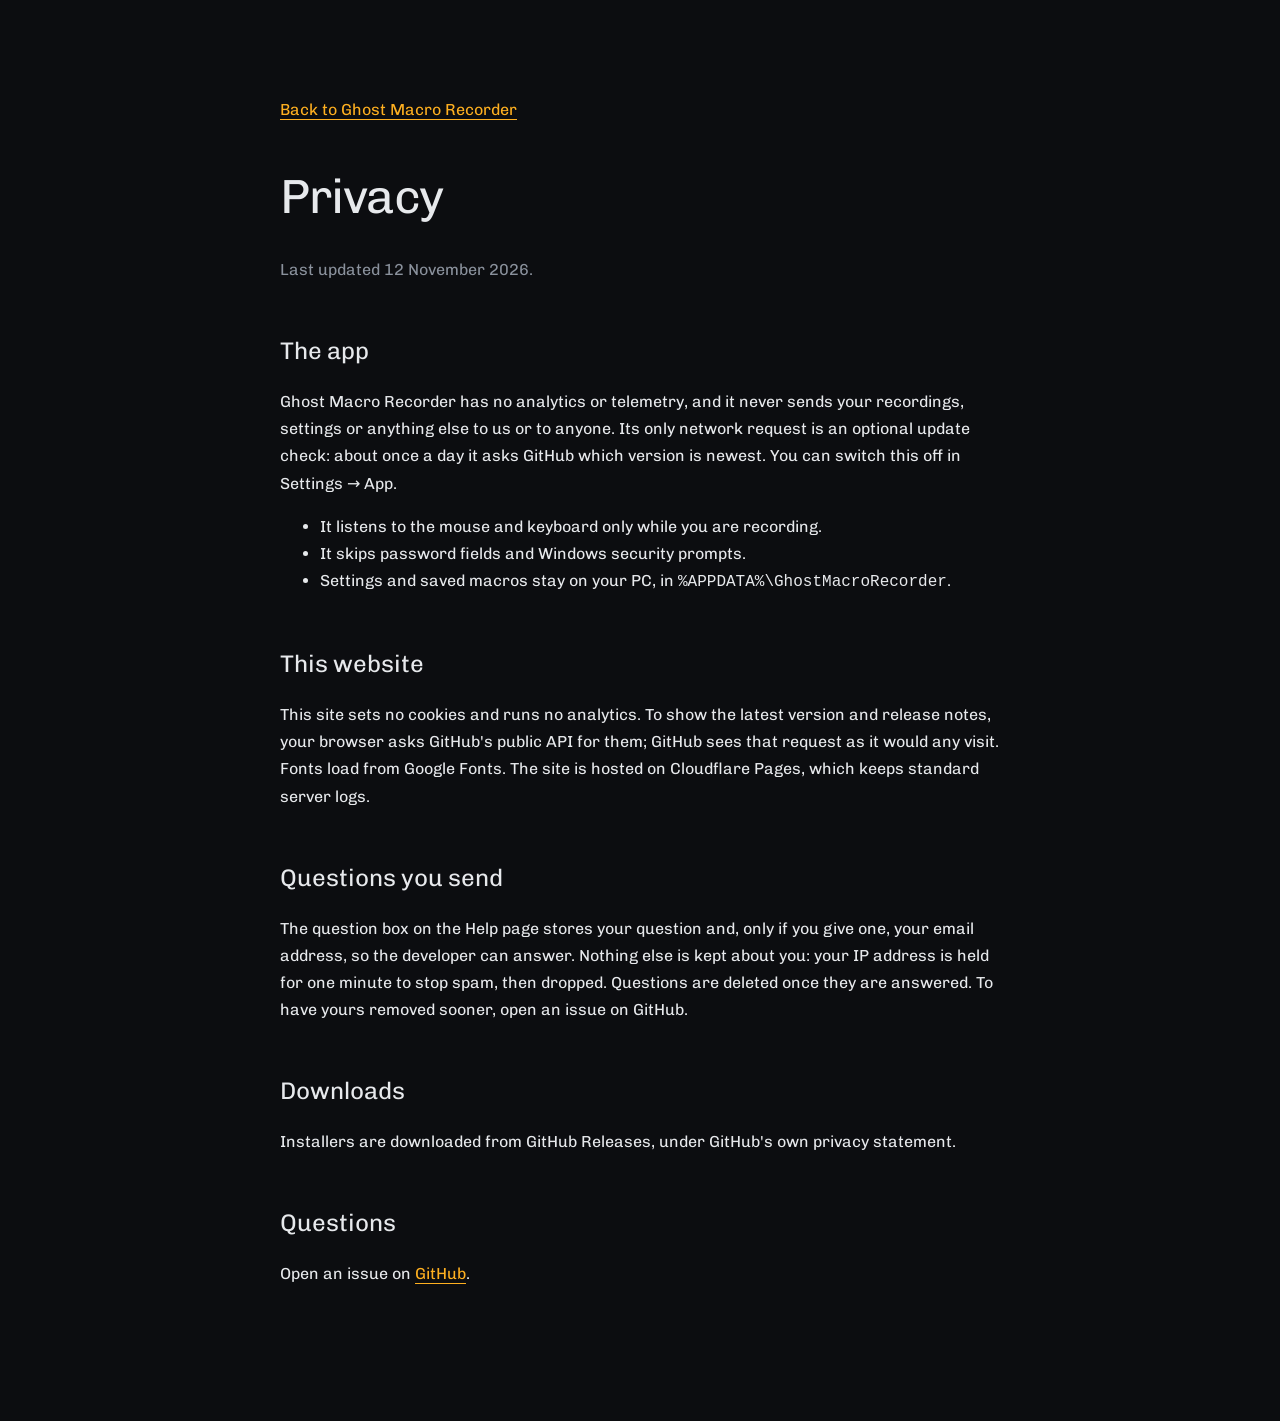
<file: site/privacy.html>
<!doctype html>
<html lang="en" data-type="software" data-radius="soft" data-buttons="solid">
<head>
<meta charset="utf-8">
<meta name="viewport" content="width=device-width, initial-scale=1, viewport-fit=cover">
<title>Privacy: Ghost Macro Recorder</title>
<meta name="description" content="What Ghost Macro Recorder and this website do with your data: the app sends no personal data and this site sets no cookies.">
<link rel="icon" href="favicon.ico" sizes="any">
<meta name="theme-color" content="#0c0d10">
<link rel="preconnect" href="https://fonts.googleapis.com">
<link rel="preconnect" href="https://fonts.gstatic.com" crossorigin>
<link href="https://fonts.googleapis.com/css2?family=Chivo:wght@400..700&family=Chivo+Mono:wght@400..500&display=swap" rel="stylesheet">
<style>
  :root { color-scheme: dark; }
  * { box-sizing: border-box; }
  html, body { margin: 0; }
  body { background: #0c0d10; color: #e7e9ec; font: 16px/1.7 "Chivo", system-ui, sans-serif; }
  main { width: min(100% - 48px, 720px); margin: 0 auto; padding: 96px 0 120px; }
  h1 { font-weight: 400; font-size: clamp(34px, 5vw, 48px); letter-spacing: -0.03em; line-height: 1.1; margin: 0 0 32px; }
  h2 { font-weight: 400; font-size: 24px; margin: 48px 0 12px; }
  a { color: #ffb020; text-underline-offset: 4px; }
  .back { display: inline-block; margin-bottom: 48px; }
  p, li { color: #e7e9ec; }
  .muted { color: #8a919c; }
</style>
</head>
<body>
<main>
  <a class="back" href="index.html">Back to Ghost Macro Recorder</a>
  <h1>Privacy</h1>
  <p class="muted">Last updated 12 November 2026.</p>

  <h2>The app</h2>
  <p>Ghost Macro Recorder has no analytics or telemetry, and it never sends your recordings, settings or anything
    else to us or to anyone. Its only network request is an optional update check: about once a day it asks
    GitHub which version is newest. You can switch this off in Settings → App.</p>
  <ul>
    <li>It listens to the mouse and keyboard only while you are recording.</li>
    <li>It skips password fields and Windows security prompts.</li>
    <li>Settings and saved macros stay on your PC, in <code>%APPDATA%\GhostMacroRecorder</code>.</li>
  </ul>

  <h2>This website</h2>
  <p>This site sets no cookies and runs no analytics. To show the latest version and release notes, your
    browser asks GitHub's public API for them; GitHub sees that request as it would any visit. Fonts load from
    Google Fonts. The site is hosted on Cloudflare Pages, which keeps standard server logs.</p>

  <h2>Questions you send</h2>
  <p>The question box on the Help page stores your question and, only if you give one, your email address, so
    the developer can answer. Nothing else is kept about you: your IP address is held for one minute to stop
    spam, then dropped. Questions are deleted once they are answered. To have yours removed sooner, open an issue
    on GitHub.</p>

  <h2>Downloads</h2>
  <p>Installers are downloaded from GitHub Releases, under GitHub's own privacy statement.</p>

  <h2>Questions</h2>
  <p>Open an issue on <a href="https://github.com/mohnishkrishna-saikumar-mk9/GhostMacroRecorder/issues">GitHub</a>.</p>
</main>
</body>
</html>
</file>
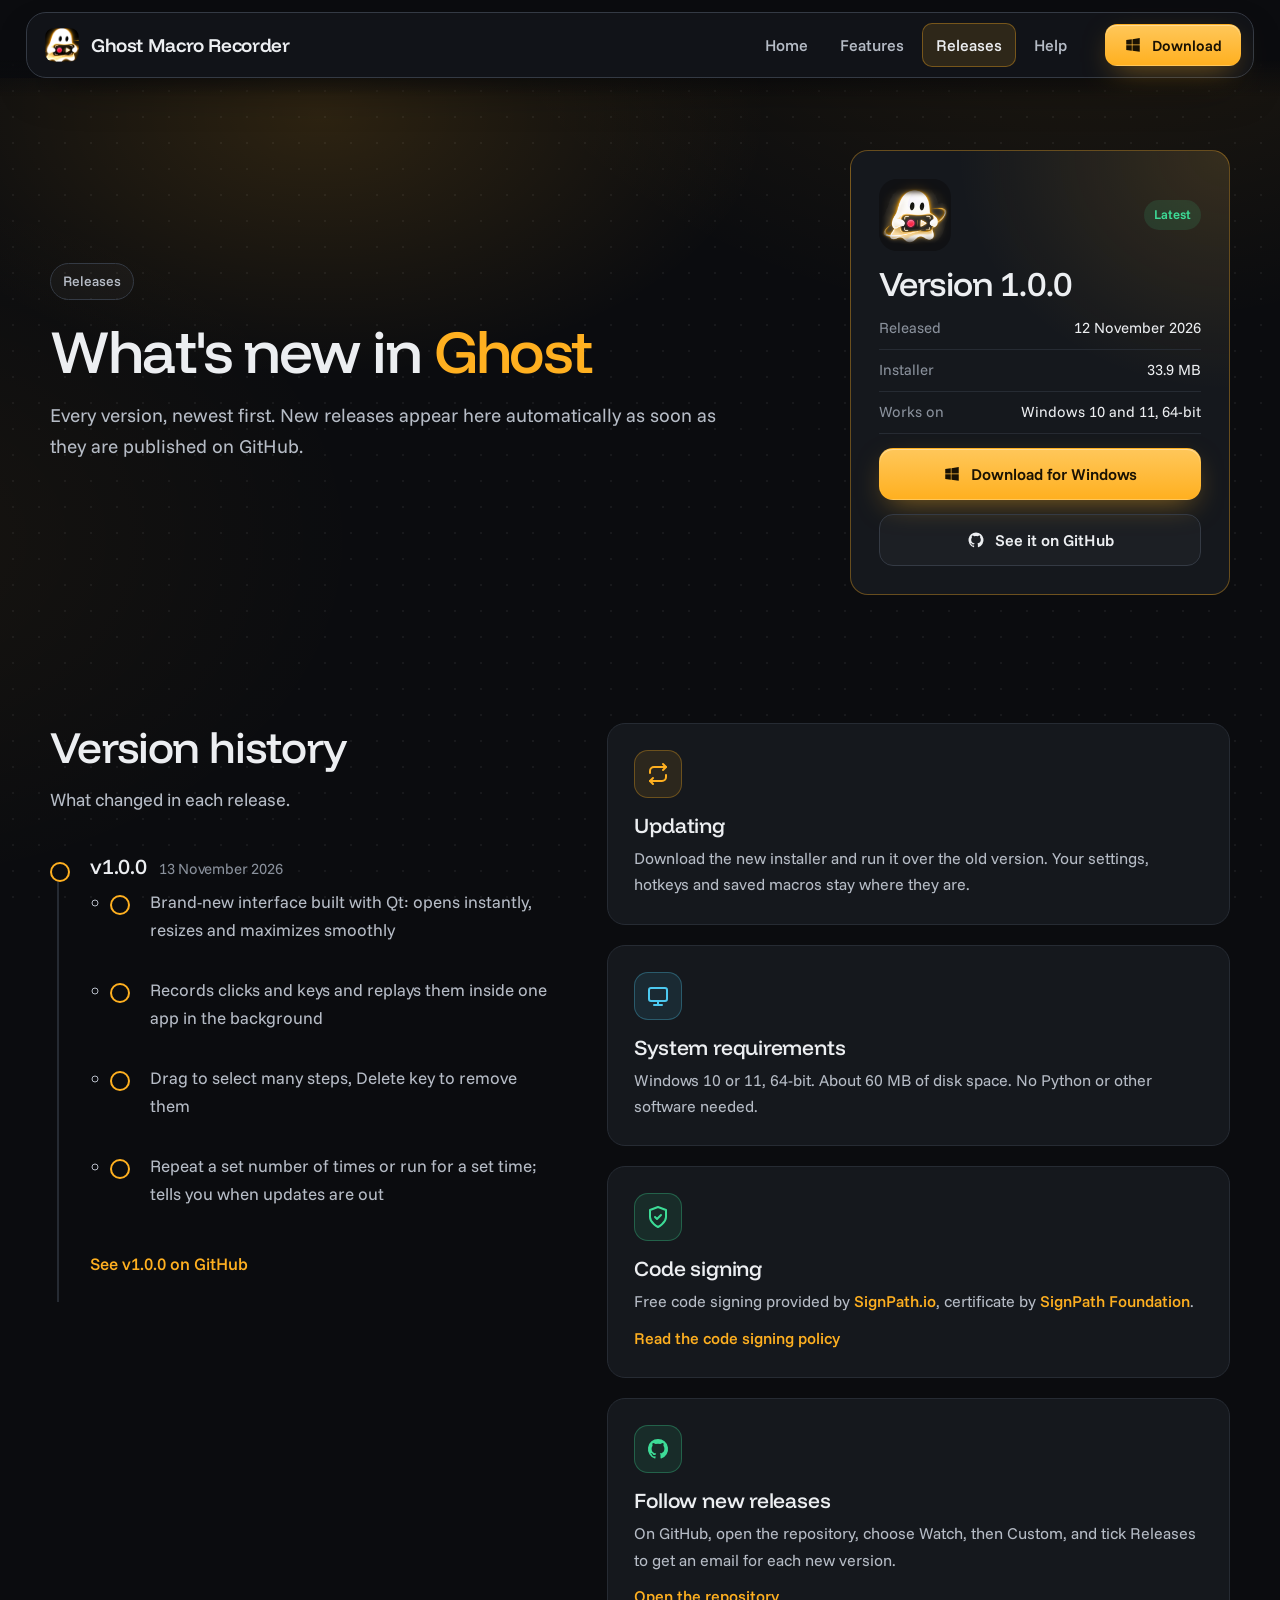
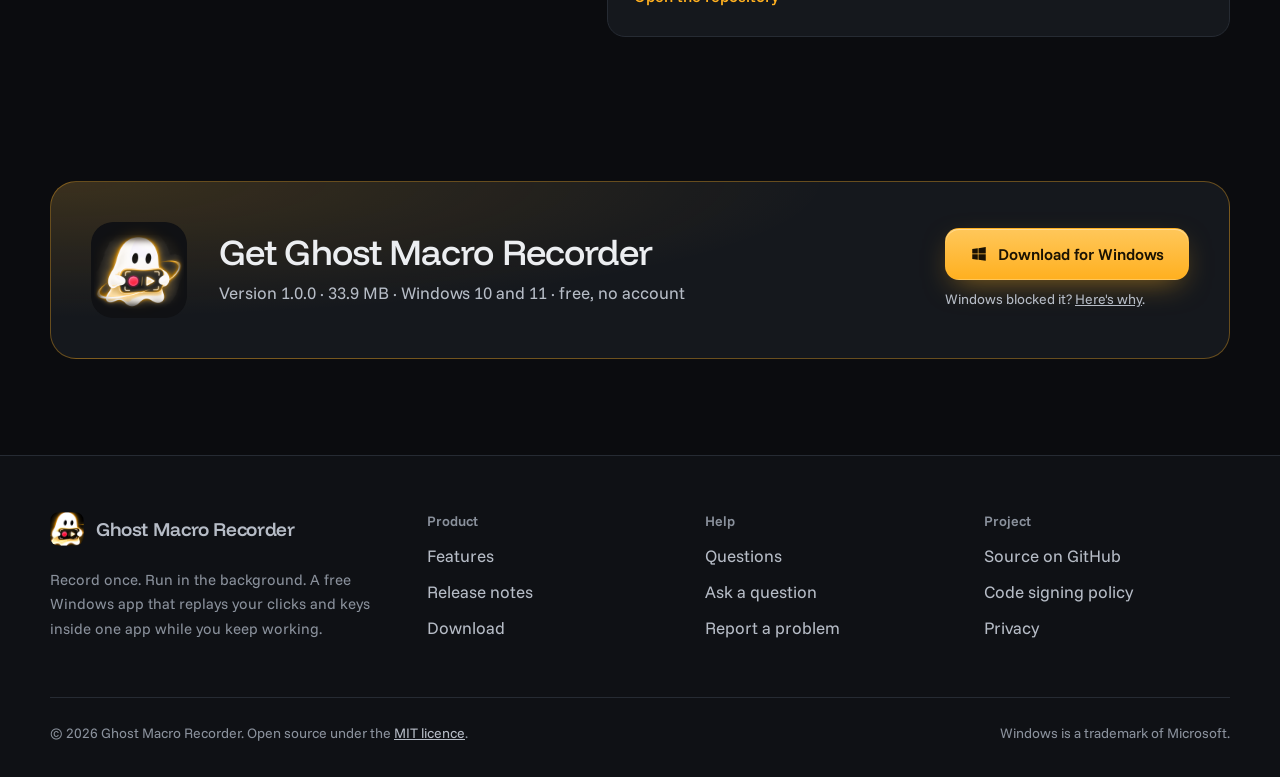
<file: site/releases.html>
<!doctype html>
<html lang="en">
<head>
<meta charset="utf-8">
<meta name="viewport" content="width=device-width, initial-scale=1, viewport-fit=cover">
<title>Release notes: Ghost Macro Recorder for Windows</title>
<meta name="description" content="Every version of Ghost Macro Recorder with its changes and installer, updated automatically from GitHub Releases.">
<meta property="og:type" content="website">
<meta property="og:title" content="Release notes: Ghost Macro Recorder for Windows">
<meta property="og:description" content="Every version of Ghost Macro Recorder with its changes and installer, updated automatically from GitHub Releases.">
<meta property="og:image" content="share.jpg">
<meta name="twitter:card" content="summary_large_image">
<link rel="icon" href="favicon.ico" sizes="any">
<link rel="icon" href="img/logo.png" type="image/png">
<link rel="apple-touch-icon" href="img/icon-512.png">
<meta name="theme-color" content="#0b0c0f">
<link rel="preconnect" href="https://fonts.googleapis.com">
<link rel="preconnect" href="https://fonts.gstatic.com" crossorigin>
<link href="https://fonts.googleapis.com/css2?family=Funnel+Display:wght@400..700&family=Funnel+Sans:wght@400..700&family=DM+Mono:wght@400;500&display=swap" rel="stylesheet">
<link rel="stylesheet" href="style.css">
</head>
<body>
<a class="skip" href="#main">Skip to content</a>
<header class="site-header">
  <div class="wrap">
    <a class="brand" href="index.html"><img src="img/logo.png" alt="" width="34" height="34">Ghost Macro Recorder</a>
    <nav class="menu" id="menu" aria-label="Main">
      <a href="index.html">Home</a>
      <a href="features.html">Features</a>
      <a href="releases.html" aria-current="page">Releases</a>
      <a href="help.html">Help</a>
      <a class="btn btn--primary btn--sm" href="https://github.com/mohnishkrishna-saikumar-mk9/GhostMacroRecorder/releases/latest/download/GhostMacroRecorder-Setup.exe"><svg viewBox="0 0 24 24" fill="currentColor" aria-hidden="true"><path d="M3 5.3 10.4 4.3v7.1H3zM11.3 4.2 21 2.8v8.6h-9.7zM3 12.4h7.4v7.2L3 18.6zM11.3 12.4H21V21l-9.7-1.4z"/></svg>Download</a>
    </nav>
    <a class="btn btn--primary btn--sm" href="https://github.com/mohnishkrishna-saikumar-mk9/GhostMacroRecorder/releases/latest/download/GhostMacroRecorder-Setup.exe"><svg viewBox="0 0 24 24" fill="currentColor" aria-hidden="true"><path d="M3 5.3 10.4 4.3v7.1H3zM11.3 4.2 21 2.8v8.6h-9.7zM3 12.4h7.4v7.2L3 18.6zM11.3 12.4H21V21l-9.7-1.4z"/></svg>Download</a>
    <button class="menu-toggle" type="button" aria-expanded="false" aria-controls="menu" aria-label="Menu"><svg width="20" height="20" viewBox="0 0 24 24" fill="none" stroke="currentColor" stroke-width="2" stroke-linecap="round" aria-hidden="true"><path d="M4 7h16M4 17h16"/></svg></button>
  </div>
</header>
<main id="main">
<section class="page-head">
  <div class="wrap page-head__split">
    <div>
      <span class="eyebrow">Releases</span>
      <h1>What's new in <span class="accent">Ghost</span></h1>
      <p>Every version, newest first. New releases appear here automatically as soon as they are published on GitHub.</p>
    </div>
    <aside class="card latest-card" aria-label="Latest version">
      <div class="latest-card__top">
        <img src="img/icon-512.png" alt="" width="72" height="72">
        <span class="badge">Latest</span>
      </div>
      <h2>Version <span data-rel="version">1.0.0</span></h2>
      <dl class="latest-card__facts">
        <div><dt>Released</dt><dd data-rel="date">12 November 2026</dd></div>
        <div><dt>Installer</dt><dd data-rel="size">33.9 MB</dd></div>
        <div><dt>Works on</dt><dd>Windows 10 and 11, 64-bit</dd></div>
      </dl>
      <a class="btn btn--primary btn--block" href="https://github.com/mohnishkrishna-saikumar-mk9/GhostMacroRecorder/releases/latest/download/GhostMacroRecorder-Setup.exe"><svg viewBox="0 0 24 24" fill="currentColor" aria-hidden="true"><path d="M3 5.3 10.4 4.3v7.1H3zM11.3 4.2 21 2.8v8.6h-9.7zM3 12.4h7.4v7.2L3 18.6zM11.3 12.4H21V21l-9.7-1.4z"/></svg>Download for Windows</a>
      <a class="btn btn--ghost btn--block" data-rel="url" href="https://github.com/mohnishkrishna-saikumar-mk9/GhostMacroRecorder/releases/latest"><svg viewBox="0 0 24 24" fill="currentColor" aria-hidden="true"><path d="M12 2a10 10 0 0 0-3.2 19.5c.5.1.7-.2.7-.5v-1.7c-2.8.6-3.4-1.3-3.4-1.3-.4-1.2-1.1-1.5-1.1-1.5-.9-.6.1-.6.1-.6 1 .1 1.5 1 1.5 1 .9 1.6 2.4 1.1 3 .9.1-.7.4-1.1.6-1.4-2.2-.3-4.6-1.1-4.6-5 0-1.1.4-2 1-2.7-.1-.3-.4-1.3.1-2.7 0 0 .8-.3 2.8 1a9.6 9.6 0 0 1 5 0c1.9-1.3 2.8-1 2.8-1 .5 1.4.2 2.4.1 2.7.6.7 1 1.6 1 2.7 0 3.9-2.4 4.7-4.6 5 .4.3.7.9.7 1.9V21c0 .3.2.6.7.5A10 10 0 0 0 12 2z"/></svg>See it on GitHub</a>
    </aside>
  </div>
</section>

<section class="section">
  <div class="wrap split">
    <div>
      <div class="section-head"><h2>Version history</h2><p>What changed in each release.</p></div>
      <ol class="timeline" data-rel-list>
        <li data-tag="v1.0.0"><h3>v1.0.0 <span class="date">13 November 2026</span></h3>
          <ul><li>Brand-new interface built with Qt: opens instantly, resizes and maximizes smoothly</li><li>Records clicks and keys and replays them inside one app in the background</li><li>Drag to select many steps, Delete key to remove them</li><li>Repeat a set number of times or run for a set time; tells you when updates are out</li></ul>
          <a class="link" href="https://github.com/mohnishkrishna-saikumar-mk9/GhostMacroRecorder/releases/tag/v1.0.0">See v1.0.0 on GitHub</a></li>
      </ol>
    </div>
    <div class="grid">
      <article class="card"><span class="icon"><svg viewBox="0 0 24 24" fill="none" stroke="currentColor" stroke-width="2" stroke-linecap="round" stroke-linejoin="round" aria-hidden="true"><path d="M17 2l3 3-3 3"/><path d="M4 11V9a4 4 0 0 1 4-4h12"/><path d="M7 22l-3-3 3-3"/><path d="M20 13v2a4 4 0 0 1-4 4H4"/></svg></span><h3>Updating</h3>
        <p>Download the new installer and run it over the old version. Your settings, hotkeys and saved macros stay where they are.</p></article>
      <article class="card"><span class="icon icon--cyan"><svg viewBox="0 0 24 24" fill="none" stroke="currentColor" stroke-width="2" stroke-linecap="round" stroke-linejoin="round" aria-hidden="true"><rect x="3" y="4" width="18" height="13" rx="2"/><path d="M8 21h8M12 17v4"/></svg></span><h3>System requirements</h3>
        <p>Windows 10 or 11, 64-bit. About 60 MB of disk space. No Python or other software needed.</p></article>
      <article class="card" id="code-signing"><span class="icon icon--green"><svg viewBox="0 0 24 24" fill="none" stroke="currentColor" stroke-width="2" stroke-linecap="round" stroke-linejoin="round" aria-hidden="true"><path d="M12 22s8-4 8-10V5l-8-3-8 3v7c0 6 8 10 8 10z"/><path d="m9 12 2 2 4-4"/></svg></span><h3>Code signing</h3>
        <p>Free code signing provided by <a class="link" href="https://about.signpath.io">SignPath.io</a>, certificate by <a class="link" href="https://signpath.org">SignPath Foundation</a>.</p>
        <p style="margin-top:10px"><a class="link" href="https://github.com/mohnishkrishna-saikumar-mk9/GhostMacroRecorder/blob/main/CODE_SIGNING_POLICY.md">Read the code signing policy</a></p></article>
      <article class="card"><span class="icon icon--green"><svg viewBox="0 0 24 24" fill="currentColor" aria-hidden="true"><path d="M12 2a10 10 0 0 0-3.2 19.5c.5.1.7-.2.7-.5v-1.7c-2.8.6-3.4-1.3-3.4-1.3-.4-1.2-1.1-1.5-1.1-1.5-.9-.6.1-.6.1-.6 1 .1 1.5 1 1.5 1 .9 1.6 2.4 1.1 3 .9.1-.7.4-1.1.6-1.4-2.2-.3-4.6-1.1-4.6-5 0-1.1.4-2 1-2.7-.1-.3-.4-1.3.1-2.7 0 0 .8-.3 2.8 1a9.6 9.6 0 0 1 5 0c1.9-1.3 2.8-1 2.8-1 .5 1.4.2 2.4.1 2.7.6.7 1 1.6 1 2.7 0 3.9-2.4 4.7-4.6 5 .4.3.7.9.7 1.9V21c0 .3.2.6.7.5A10 10 0 0 0 12 2z"/></svg></span><h3>Follow new releases</h3>
        <p>On GitHub, open the repository, choose Watch, then Custom, and tick Releases to get an email for each new version.</p>
        <p style="margin-top:10px"><a class="link" href="https://github.com/mohnishkrishna-saikumar-mk9/GhostMacroRecorder">Open the repository</a></p></article>
    </div>
  </div>
</section>

<section class="section--tight">
  <div class="wrap">
    <div class="cta">
      <img src="img/icon-512.png" alt="" width="96" height="96">
      <div>
        <h2>Get Ghost Macro Recorder</h2>
        <p>Version <span data-rel="version">1.0.0</span> · <span data-rel="size">33.9 MB</span> · Windows 10 and 11 · free, no account</p>
      </div>
      <div><a class="btn btn--primary" href="https://github.com/mohnishkrishna-saikumar-mk9/GhostMacroRecorder/releases/latest/download/GhostMacroRecorder-Setup.exe"><svg viewBox="0 0 24 24" fill="currentColor" aria-hidden="true"><path d="M3 5.3 10.4 4.3v7.1H3zM11.3 4.2 21 2.8v8.6h-9.7zM3 12.4h7.4v7.2L3 18.6zM11.3 12.4H21V21l-9.7-1.4z"/></svg>Download for Windows</a><p class="btn-note">Windows blocked it? <a href="help.html#smart-app-control">Here's why</a>.</p></div>
    </div>
  </div>
</section>
</main>
<footer class="site-footer">
  <div class="wrap">
    <div class="footer-grid">
      <div class="footer-about">
        <a class="brand" href="index.html"><img src="img/logo.png" alt="" width="34" height="34">Ghost Macro Recorder</a>
        <p>Record once. Run in the background. A free Windows app that replays your clicks and keys inside one app while you keep working.</p>
      </div>
      <div><h3>Product</h3><ul>
        <li><a href="features.html">Features</a></li>
        <li><a href="releases.html">Release notes</a></li>
        <li><a href="https://github.com/mohnishkrishna-saikumar-mk9/GhostMacroRecorder/releases/latest/download/GhostMacroRecorder-Setup.exe">Download</a></li></ul></div>
      <div><h3>Help</h3><ul>
        <li><a href="help.html">Questions</a></li>
        <li><a href="help.html#ask">Ask a question</a></li>
        <li><a href="https://github.com/mohnishkrishna-saikumar-mk9/GhostMacroRecorder/issues">Report a problem</a></li></ul></div>
      <div><h3>Project</h3><ul>
        <li><a href="https://github.com/mohnishkrishna-saikumar-mk9/GhostMacroRecorder">Source on GitHub</a></li>
        <li><a href="https://github.com/mohnishkrishna-saikumar-mk9/GhostMacroRecorder/blob/main/CODE_SIGNING_POLICY.md">Code signing policy</a></li>
        <li><a href="privacy.html">Privacy</a></li></ul></div>
    </div>
    <div class="footer-legal">
      <span>&copy; <span data-year>2026</span> Ghost Macro Recorder. Open source under the <a href="https://github.com/mohnishkrishna-saikumar-mk9/GhostMacroRecorder/blob/main/LICENSE">MIT licence</a>.</span>
      <span>Windows is a trademark of Microsoft.</span>
    </div>
  </div>
</footer>
<script src="site.js" defer></script>
</body>
</html>
</file>
<file: site/style.css>
/* Ghost Macro Recorder website: one stylesheet for every page. */
:root {
  --bg: #0b0c0f;
  --bg-2: #101217;
  --panel: #15181d;
  --panel-2: #1b1f26;
  --line: #262b33;
  --line-2: #343a44;
  --ink: #eceef1;
  --ink-2: #b6bcc6;
  --muted: #8a919c;
  --amber: #ffb020;
  --amber-2: #ffc75a;
  --amber-ink: #1a1203;
  --red: #ff4d4f;
  --green: #3ddc97;
  --cyan: #4cc9f0;
  --violet: #b388ff;
  --radius: 18px;
  --radius-sm: 12px;
  --wrap: 1180px;
  --font-display: "Funnel Display", "Segoe UI", system-ui, sans-serif;
  --font-text: "Funnel Sans", "Segoe UI", system-ui, sans-serif;
  --font-mono: "DM Mono", Consolas, ui-monospace, monospace;
  color-scheme: dark;
}
* { box-sizing: border-box; }
html, body { margin: 0; }
html { scroll-behavior: smooth; scroll-padding-top: 88px; }
body {
  background: var(--bg);
  color: var(--ink);
  font: 17px/1.65 var(--font-text);
  -webkit-font-smoothing: antialiased;
  overflow-x: hidden;
}
img { max-width: 100%; height: auto; display: block; }
a { color: inherit; }
p { margin: 0 0 1em; }
h1, h2, h3 { font-family: var(--font-display); font-weight: 500; letter-spacing: -0.025em; margin: 0; line-height: 1.1; }
h1 { font-size: clamp(40px, 6vw, 72px); letter-spacing: -0.035em; }
h2 { font-size: clamp(30px, 3.6vw, 44px); }
h3 { font-size: 21px; letter-spacing: -0.01em; }
code, kbd { font-family: var(--font-mono); font-size: 0.9em; }
kbd {
  display: inline-block; padding: 1px 8px; border-radius: 7px; border: 1px solid var(--line-2);
  border-bottom-width: 2px; background: var(--panel-2); color: var(--ink); font-size: 14px; line-height: 1.6;
}
.wrap { width: min(100% - 48px, var(--wrap)); margin-inline: auto; }
.muted { color: var(--muted); }
.accent { color: var(--amber); }
.sr-only { position: absolute; width: 1px; height: 1px; overflow: hidden; clip: rect(0 0 0 0); white-space: nowrap; }
.skip { position: absolute; left: -999px; top: 8px; z-index: 100; }
.skip:focus { left: 16px; padding: 8px 14px; border-radius: 10px; background: var(--amber); color: var(--amber-ink); }
:focus-visible { outline: 2px solid var(--amber); outline-offset: 3px; border-radius: 6px; }

/* ---------------------------------------------------------------- buttons */
.btn {
  --h: 52px;
  display: inline-flex; align-items: center; justify-content: center; gap: 10px;
  height: var(--h); padding: 0 24px; border-radius: 14px; border: 1px solid transparent;
  font: 600 16px/1 var(--font-text); text-decoration: none; cursor: pointer; white-space: nowrap;
  transition: transform .18s ease, box-shadow .18s ease, background-color .18s ease, border-color .18s ease;
}
.btn svg { width: 18px; height: 18px; flex: none; }
.btn--primary {
  background: linear-gradient(180deg, var(--amber-2), var(--amber));
  color: var(--amber-ink);
  box-shadow: 0 1px 0 rgba(255, 255, 255, .35) inset, 0 10px 30px -10px rgba(255, 176, 32, .55);
}
.btn--primary:hover { transform: translateY(-2px); box-shadow: 0 1px 0 rgba(255, 255, 255, .35) inset, 0 16px 36px -10px rgba(255, 176, 32, .7); }
.btn--ghost { background: rgba(255, 255, 255, .03); border-color: var(--line-2); color: var(--ink); }
.btn--ghost:hover { transform: translateY(-2px); border-color: var(--amber); background: rgba(255, 176, 32, .06); }
.btn:active { transform: translateY(0) scale(.98); }
.btn--sm { --h: 42px; padding: 0 18px; font-size: 15px; border-radius: 12px; }
.btn-row { display: flex; flex-wrap: wrap; gap: 12px; }
.btn-note { margin-top: 14px; font-size: 14px; color: var(--muted); }
.btn-note a { color: var(--ink-2); }

.link { color: var(--amber); text-decoration: none; font-weight: 500; }
.link:hover { text-decoration: underline; text-underline-offset: 4px; }

/* ---------------------------------------------------------------- header */
.site-header {
  position: sticky; top: 0; z-index: 50;
  background: rgba(11, 12, 15, .82); backdrop-filter: saturate(140%) blur(14px); -webkit-backdrop-filter: saturate(140%) blur(14px);
  border-bottom: 1px solid var(--line);
}
.site-header .wrap { display: flex; align-items: center; gap: 24px; height: 72px; }
.brand { display: inline-flex; align-items: center; gap: 12px; text-decoration: none; font: 600 19px var(--font-display); letter-spacing: -0.02em; }
.brand img { width: 34px; height: 34px; border-radius: 9px; }
.menu { display: flex; gap: 4px; margin-left: auto; }
.menu a {
  padding: 9px 14px; border-radius: 10px; text-decoration: none; color: var(--ink-2); font-weight: 500; font-size: 16px;
}
.menu a:hover { color: var(--ink); background: rgba(255, 255, 255, .05); }
.menu a[aria-current="page"] { color: var(--ink); background: rgba(255, 176, 32, .12); box-shadow: inset 0 0 0 1px rgba(255, 176, 32, .35); }
.menu-toggle {
  display: none; margin-left: auto; width: 44px; height: 44px; border-radius: 12px; border: 1px solid var(--line-2);
  background: transparent; color: var(--ink); cursor: pointer;
}
@media (max-width: 860px) {
  .site-header .btn { display: none; }
  .menu-toggle { display: inline-grid; place-items: center; }
  .menu {
    position: absolute; top: 72px; left: 0; right: 0; flex-direction: column; gap: 0; margin: 0; padding: 8px 16px 20px;
    background: var(--bg); border-bottom: 1px solid var(--line); display: none;
  }
  .menu.open { display: flex; }
  .menu a { padding: 14px 12px; font-size: 18px; }
  .menu .btn { display: inline-flex; margin-top: 10px; }
}
.menu .btn { display: none; }
@media (max-width: 860px) { .menu .btn { display: inline-flex; } }

/* ---------------------------------------------------------------- page sections */
.section { padding: 88px 0; }
.section--tight { padding: 56px 0; }
.section--alt { background: var(--bg-2); border-block: 1px solid var(--line); }
.section-head { max-width: 720px; margin-bottom: 40px; }
.section-head p { color: var(--ink-2); font-size: 18px; margin-top: 14px; }
.eyebrow {
  display: inline-flex; align-items: center; gap: 8px; margin-bottom: 18px; padding: 6px 12px; border-radius: 999px;
  border: 1px solid var(--line-2); background: rgba(255, 255, 255, .03); color: var(--ink-2); font-size: 14px; font-weight: 500;
}
.eyebrow .dot { width: 8px; height: 8px; border-radius: 50%; background: var(--green); box-shadow: 0 0 0 4px rgba(61, 220, 151, .15); }

/* page header for inner pages */
.page-head { padding: 72px 0 40px; position: relative; overflow: hidden; }
.page-head::before {
  content: ""; position: absolute; inset: -40% 40% auto -10%; height: 520px; pointer-events: none;
  background: radial-gradient(closest-side, rgba(255, 176, 32, .14), transparent);
}
.page-head .wrap { position: relative; }
.page-head p { max-width: 680px; color: var(--ink-2); font-size: 19px; margin-top: 16px; }
.page-head h1 { font-size: clamp(38px, 5vw, 60px); }

/* ---------------------------------------------------------------- home hero */
.hero { position: relative; padding: 72px 0 40px; overflow: hidden; }
.hero::before {
  content: ""; position: absolute; width: 900px; height: 900px; right: -220px; top: -260px; pointer-events: none;
  background: radial-gradient(closest-side, rgba(255, 176, 32, .20), rgba(255, 176, 32, .05) 55%, transparent);
}
.hero__grid { position: relative; display: grid; grid-template-columns: minmax(0, 1.08fr) minmax(0, .92fr); gap: 48px; align-items: center; }
.hero h1 .accent { display: block; }
.hero__lead { font-size: 20px; color: var(--ink-2); max-width: 560px; margin: 22px 0 30px; }
.hero__facts { display: flex; flex-wrap: wrap; gap: 10px 22px; margin-top: 26px; color: var(--muted); font-size: 15px; }
.hero__facts span { display: inline-flex; align-items: center; gap: 8px; }
.hero__facts svg { width: 16px; height: 16px; color: var(--green); }
.hero__art { position: relative; display: grid; place-items: center; min-height: 460px; }
.hero__icon {
  width: min(380px, 80%); border-radius: 22%;
  filter: drop-shadow(0 40px 80px rgba(255, 176, 32, .25));
  animation: float 6s ease-in-out infinite;
}
.orbit { position: absolute; inset: 6% 2%; border-radius: 50%; border: 1px dashed rgba(255, 176, 32, .25); animation: spin 60s linear infinite; }
.chip {
  position: absolute; display: inline-flex; align-items: center; gap: 8px; padding: 10px 14px; border-radius: 14px;
  background: rgba(21, 24, 29, .92); border: 1px solid var(--line-2); font-size: 14px; font-weight: 500; white-space: nowrap;
  box-shadow: 0 18px 40px -18px rgba(0, 0, 0, .8);
}
.chip i { width: 9px; height: 9px; border-radius: 50%; display: inline-block; }
.chip--1 { top: 10%; left: 0; } .chip--2 { top: 46%; right: -2%; } .chip--3 { bottom: 8%; left: 8%; }
@keyframes float { 50% { transform: translateY(-14px); } }
@keyframes spin { to { transform: rotate(360deg); } }
@media (prefers-reduced-motion: reduce) { .hero__icon, .orbit { animation: none; } html { scroll-behavior: auto; } }
@media (max-width: 900px) {
  .hero__grid { grid-template-columns: 1fr; }
  .hero__art { min-height: 340px; order: -1; }
  .hero__icon { width: 230px; }
}

/* ---------------------------------------------------------------- window frame for screenshots */
.window {
  border-radius: var(--radius); border: 1px solid var(--line-2); background: var(--panel); overflow: hidden;
  box-shadow: 0 40px 100px -40px rgba(0, 0, 0, .9), 0 0 0 1px rgba(255, 255, 255, .02) inset;
}
.window__bar { display: flex; align-items: center; gap: 8px; height: 40px; padding: 0 16px; border-bottom: 1px solid var(--line); color: var(--muted); font-size: 13px; }
.window__bar i { width: 11px; height: 11px; border-radius: 50%; background: var(--line-2); }
.window__bar span { margin-left: 8px; }
.window img { width: 100%; }
.shot-center { max-width: 1274px; margin-inline: auto; }

/* ---------------------------------------------------------------- cards and grids */
.grid { display: grid; gap: 20px; }
.grid--3 { grid-template-columns: repeat(3, minmax(0, 1fr)); }
.grid--4 { grid-template-columns: repeat(4, minmax(0, 1fr)); }
.grid--2 { grid-template-columns: repeat(2, minmax(0, 1fr)); }
@media (max-width: 980px) { .grid--4 { grid-template-columns: repeat(2, minmax(0, 1fr)); } .grid--3 { grid-template-columns: 1fr; } }
@media (max-width: 640px) { .grid--4, .grid--2 { grid-template-columns: 1fr; } }
.card {
  position: relative; padding: 26px; border-radius: var(--radius); background: var(--panel); border: 1px solid var(--line);
  transition: transform .2s ease, border-color .2s ease, background-color .2s ease;
}
.card:hover { transform: translateY(-3px); border-color: var(--line-2); background: var(--panel-2); }
.card h3 { margin: 16px 0 8px; }
.card p { color: var(--ink-2); font-size: 16px; margin: 0; }
.icon {
  width: 48px; height: 48px; border-radius: 14px; display: grid; place-items: center;
  background: rgba(255, 176, 32, .1); border: 1px solid rgba(255, 176, 32, .3); color: var(--amber);
}
.icon svg { width: 24px; height: 24px; }
.icon--red { background: rgba(255, 77, 79, .1); border-color: rgba(255, 77, 79, .3); color: var(--red); }
.icon--green { background: rgba(61, 220, 151, .1); border-color: rgba(61, 220, 151, .3); color: var(--green); }
.icon--cyan { background: rgba(76, 201, 240, .1); border-color: rgba(76, 201, 240, .3); color: var(--cyan); }
.icon--violet { background: rgba(179, 136, 255, .1); border-color: rgba(179, 136, 255, .3); color: var(--violet); }
.step-num {
  position: absolute; top: 22px; right: 24px; font: 500 44px/1 var(--font-display); color: rgba(255, 255, 255, .06);
}

/* feature rows: text beside a screenshot */
.feature { display: grid; grid-template-columns: minmax(0, 1fr) minmax(0, 1fr); gap: 56px; align-items: center; padding: 56px 0; border-top: 1px solid var(--line); }
.feature:first-of-type { border-top: 0; }
.feature--flip .feature__media { order: -1; }
.feature__media { display: grid; place-items: center; }
.feature__media .window { width: fit-content; max-width: 100%; }
.feature h2 { font-size: clamp(28px, 3vw, 38px); }
.feature p { color: var(--ink-2); margin-top: 16px; }
.ticks { list-style: none; padding: 0; margin: 18px 0 0; display: grid; gap: 10px; }
.ticks li { position: relative; padding-left: 30px; color: var(--ink-2); }
.ticks li::before {
  content: ""; position: absolute; left: 0; top: 5px; width: 18px; height: 18px; border-radius: 6px;
  background: rgba(61, 220, 151, .12) url("data:image/svg+xml,%3Csvg xmlns='http://www.w3.org/2000/svg' viewBox='0 0 24 24' fill='none' stroke='%233ddc97' stroke-width='3' stroke-linecap='round' stroke-linejoin='round'%3E%3Cpath d='M5 12l5 5L20 7'/%3E%3C/svg%3E") center / 12px no-repeat;
}
@media (max-width: 900px) {
  .feature { grid-template-columns: 1fr; gap: 28px; padding: 40px 0; }
  .feature--flip .feature__media { order: 0; }
}

/* comparison / settings table */
.table-wrap { overflow-x: auto; border-radius: var(--radius); border: 1px solid var(--line); }
table { width: 100%; border-collapse: collapse; font-size: 16px; min-width: 560px; }
th, td { padding: 14px 18px; text-align: left; border-bottom: 1px solid var(--line); vertical-align: top; }
th { background: var(--panel); font-weight: 600; color: var(--ink); }
tr:last-child td { border-bottom: 0; }
td { color: var(--ink-2); }
td.yes { color: var(--green); font-weight: 600; }
td.no { color: var(--muted); }

/* ---------------------------------------------------------------- download band */
.cta {
  position: relative; overflow: hidden; display: grid; grid-template-columns: auto minmax(0, 1fr) auto; gap: 32px; align-items: center;
  padding: 40px; border-radius: 26px; border: 1px solid rgba(255, 176, 32, .35);
  background: radial-gradient(120% 140% at 0% 0%, rgba(255, 176, 32, .16), transparent 55%), var(--panel);
}
.cta img { width: 96px; height: 96px; border-radius: 22px; }
.cta h2 { font-size: clamp(26px, 3vw, 36px); }
.cta p { margin: 8px 0 0; color: var(--ink-2); }
@media (max-width: 820px) { .cta { grid-template-columns: 1fr; text-align: left; padding: 28px; } .cta img { width: 72px; height: 72px; } }

/* ---------------------------------------------------------------- releases */
.release-latest { display: grid; grid-template-columns: auto minmax(0, 1fr) auto; gap: 28px; align-items: center; }
.release-latest img { width: 88px; height: 88px; border-radius: 20px; }
.badge { display: inline-flex; align-items: center; gap: 6px; padding: 4px 10px; border-radius: 999px; font-size: 13px; font-weight: 600; background: rgba(61, 220, 151, .12); color: var(--green); }
.rel-meta { display: flex; flex-wrap: wrap; gap: 6px 18px; color: var(--muted); font-size: 15px; margin-top: 8px; }
@media (max-width: 760px) { .release-latest { grid-template-columns: 1fr; } }
.timeline { list-style: none; margin: 0; padding: 0; position: relative; }
.timeline::before { content: ""; position: absolute; left: 7px; top: 8px; bottom: 8px; width: 2px; background: var(--line); }
.timeline li { position: relative; padding: 0 0 32px 40px; }
.timeline li::before { content: ""; position: absolute; left: 0; top: 7px; width: 16px; height: 16px; border-radius: 50%; background: var(--bg); border: 2px solid var(--amber); }
.timeline h3 { display: flex; align-items: baseline; gap: 12px; flex-wrap: wrap; }
.timeline .date { font: 400 15px var(--font-text); color: var(--muted); }
.timeline ul { margin: 10px 0 0; padding-left: 20px; color: var(--ink-2); }
.timeline .link { display: inline-block; margin-top: 10px; }

/* ---------------------------------------------------------------- help */
.search {
  display: flex; align-items: center; gap: 12px; max-width: 680px; margin-top: 28px; padding: 0 18px; height: 60px;
  border-radius: 16px; border: 1px solid var(--line-2); background: var(--panel);
}
.search:focus-within { border-color: var(--amber); box-shadow: 0 0 0 4px rgba(255, 176, 32, .12); }
.search svg { width: 20px; height: 20px; color: var(--muted); flex: none; }
.search input { flex: 1; min-width: 0; height: 100%; border: 0; background: transparent; color: var(--ink); font: 18px var(--font-text); outline: none; }
.search-status { min-height: 1.6em; margin-top: 12px; color: var(--muted); font-size: 15px; }
.faq { display: grid; gap: 12px; }
.faq details { border-radius: var(--radius-sm); border: 1px solid var(--line); background: var(--panel); }
.faq details[open] { border-color: var(--line-2); }
.faq summary {
  list-style: none; cursor: pointer; padding: 18px 22px; font: 500 18px var(--font-display); display: flex; justify-content: space-between; gap: 16px;
}
.faq summary::-webkit-details-marker { display: none; }
.faq summary::after { content: "+"; color: var(--amber); font-size: 22px; line-height: 1; transition: transform .2s; }
.faq details[open] summary::after { transform: rotate(45deg); }
.faq .answer { padding: 0 22px 20px; color: var(--ink-2); }
.faq .answer p:last-child { margin: 0; }
.faq [hidden] { display: none; }
.notice {
  display: grid; grid-template-columns: auto minmax(0, 1fr); gap: 18px; padding: 24px; border-radius: var(--radius);
  border: 1px solid rgba(255, 176, 32, .35); background: rgba(255, 176, 32, .06);
}
.notice svg { width: 28px; height: 28px; color: var(--amber); }
.notice h3 { margin-bottom: 6px; }
.notice p { color: var(--ink-2); margin: 0 0 10px; }
pre {
  margin: 10px 0 0; padding: 14px 16px; border-radius: 12px; background: #07080a; border: 1px solid var(--line);
  overflow-x: auto; font: 14px/1.6 var(--font-mono); color: var(--ink);
}

/* form */
.form { display: grid; gap: 18px; }
.field { display: grid; gap: 8px; }
.field label { font-weight: 600; font-size: 15px; }
.field input, .field textarea {
  width: 100%; border-radius: 12px; border: 1px solid var(--line-2); background: var(--bg-2); color: var(--ink);
  font: 16px var(--font-text); padding: 13px 14px;
}
.field textarea { min-height: 140px; resize: vertical; }
.field input:focus, .field textarea:focus { outline: none; border-color: var(--amber); box-shadow: 0 0 0 4px rgba(255, 176, 32, .12); }
.field .err { color: #ff8a8c; font-size: 14px; margin: 0; }
.field [aria-invalid="true"] { border-color: #ff6b6d; }
.form-status { min-height: 1.6em; margin: 0; font-weight: 500; }
.form-status.ok { color: var(--green); }
.form-status.bad { color: #ff8a8c; }
.hp { position: absolute; left: -9999px; width: 1px; height: 1px; overflow: hidden; }
.split { display: grid; grid-template-columns: minmax(0, .9fr) minmax(0, 1.1fr); gap: 48px; align-items: start; }
@media (max-width: 900px) { .split { grid-template-columns: 1fr; gap: 28px; } }

/* ---------------------------------------------------------------- footer */
.site-footer { border-top: 1px solid var(--line); background: var(--bg-2); padding: 56px 0 32px; margin-top: 40px; }
.footer-grid { display: grid; grid-template-columns: 1.4fr repeat(3, 1fr); gap: 32px; }
.footer-grid h3 { font: 600 14px var(--font-text); color: var(--muted); letter-spacing: 0; margin-bottom: 12px; }
.footer-grid ul { list-style: none; margin: 0; padding: 0; display: grid; gap: 8px; }
.footer-grid a { text-decoration: none; color: var(--ink-2); }
.footer-grid a:hover { color: var(--amber); }
.footer-about p { color: var(--muted); font-size: 15px; margin-top: 14px; max-width: 320px; }
.footer-legal { display: flex; flex-wrap: wrap; justify-content: space-between; gap: 12px; margin-top: 40px; padding-top: 24px; border-top: 1px solid var(--line); color: var(--muted); font-size: 14px; }
.footer-legal a { color: var(--ink-2); }
@media (max-width: 760px) { .footer-grid { grid-template-columns: 1fr 1fr; } .footer-about { grid-column: 1 / -1; } }

/* releases: the latest version as a square card beside the heading */
.page-head__split { display: grid; grid-template-columns: minmax(0, 1fr) 380px; gap: 48px; align-items: center; }
.latest-card { display: grid; gap: 14px; padding: 28px; border-color: rgba(255, 176, 32, .35);
  background: radial-gradient(120% 90% at 100% 0%, rgba(255, 176, 32, .14), transparent 60%), var(--panel); }
.latest-card:hover { transform: none; }
.latest-card__top { display: flex; align-items: center; justify-content: space-between; }
.latest-card__top img { width: 72px; height: 72px; border-radius: 18px; }
.latest-card h2 { font-size: 34px; }
.latest-card__facts { margin: 0; display: grid; gap: 8px; }
.latest-card__facts div { display: flex; justify-content: space-between; gap: 12px; padding-bottom: 8px; border-bottom: 1px solid var(--line); font-size: 15px; }
.latest-card__facts dt { color: var(--muted); }
.latest-card__facts dd { margin: 0; color: var(--ink); text-align: right; }
.btn--block { width: 100%; }
@media (max-width: 900px) { .page-head__split { grid-template-columns: 1fr; gap: 32px; } .latest-card { max-width: 440px; } }

/* help: card shown when a search finds no answer */
.empty-card {
  display: grid; grid-template-columns: auto minmax(0, 1fr) auto; gap: 18px; align-items: center;
  margin-bottom: 16px; padding: 22px 24px; border-radius: var(--radius); border: 1px dashed rgba(255, 176, 32, .45);
  background: rgba(255, 176, 32, .05);
}
.empty-card[hidden] { display: none; }
.empty-card h3 { margin-bottom: 4px; }
.empty-card p { margin: 0; color: var(--ink-2); font-size: 16px; }
@media (max-width: 700px) { .empty-card { grid-template-columns: 1fr; } }
.flash { animation: flash 1.2s ease; }
@keyframes flash { 0%, 100% { box-shadow: none; } 30% { box-shadow: 0 0 0 4px rgba(255, 176, 32, .35); } }

/* header as a floating rounded box with a gap from the page edges */
.site-header {
  top: 12px; margin: 12px auto 0; width: min(100% - 24px, calc(var(--wrap) + 48px));
  border: 1px solid var(--line-2); border-radius: 20px;
  background: rgba(16, 18, 23, .78);
  box-shadow: 0 18px 50px -24px rgba(0, 0, 0, .9);
}
.site-header .wrap { width: 100%; padding: 0 12px 0 18px; height: 64px; }
html { scroll-padding-top: 96px; }
@media (max-width: 860px) {
  .menu { top: calc(100% + 8px); left: 0; right: 0; border: 1px solid var(--line-2); border-radius: 18px; background: var(--bg-2); box-shadow: 0 24px 60px -20px rgba(0, 0, 0, .9); }
}

/* page background: a faint dot grid and two soft amber glows that stay put while you scroll */
body {
  background-color: var(--bg);
  background-image:
    radial-gradient(900px 600px at 85% -10%, rgba(255, 176, 32, .10), transparent 70%),
    radial-gradient(700px 500px at -10% 60%, rgba(255, 176, 32, .05), transparent 70%),
    radial-gradient(rgba(255, 255, 255, .055) 1px, transparent 1.4px);
  background-size: auto, auto, 26px 26px;
  background-attachment: fixed, fixed, fixed;
}
.section--alt { background: rgba(16, 18, 23, .72); }
.site-footer { background: rgba(16, 18, 23, .9); }

/* nothing shows above or around the floating header while scrolling */
body::before {
  content: ""; position: fixed; inset: 0 0 auto 0; height: 96px; z-index: 49; pointer-events: none;
  background: linear-gradient(var(--bg) 0, var(--bg) 62%, rgba(11, 12, 15, 0));
}
.site-header { background: rgba(18, 20, 26, .96); }

.faq summary mark { background: rgba(255, 176, 32, .22); color: var(--amber-2); border-radius: 5px; padding: 0 3px; margin: 0 -3px; }
</file>
